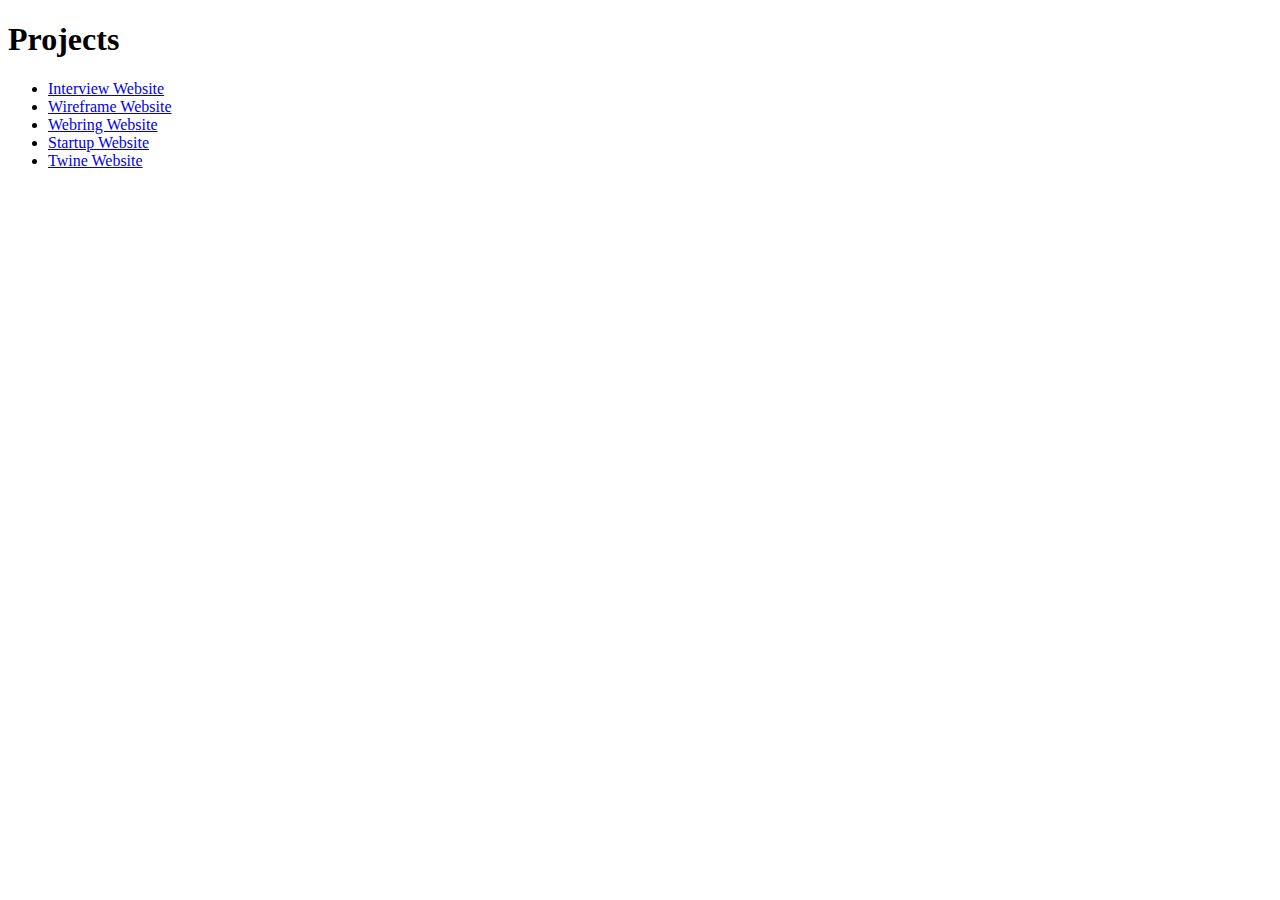
<file: index.html>
<!DOCTYPE html>
<html lang="en">
  <head>
    <meta charset="UTF-8" />
    <meta http-equiv="X-UA-Compatible" content="IE=edge" />
    <meta name="viewport" content="width=device-width, initial-scale=1.0" />
    <link rel="preconnect" href="https://fonts.googleapis.com">
    <link rel="preconnect" href="https://fonts.gstatic.com" crossorigin>
    <link href="https://fonts.googleapis.com/css2?family=Bangers&display=swap" rel="stylesheet">
    <link href="https://fonts.googleapis.com/css2?family=Work+Sans:wght@300&display=swap" rel="stylesheet">
    <link href="https://fonts.googleapis.com/css2?family=Raleway:wght@500&display=swap" rel="stylesheet">
    <title>Design 070</title>
  </head>
  <body>
    <h1>Projects</h1>
    <ul>
      <li><a href="./html/interview.html">Interview Website</a></li>
      <li><a href="./html/wireframe.html">Wireframe Website</a></li>
      <li><a href="./html/webring.html">Webring Website</a></li>
      <li><a href="./html/intro.html">Startup Website</a></li>
      <li><a href="./html/Ghost Hunter.html">Twine Website</a></li>
    </ul>
  </body>
</file>
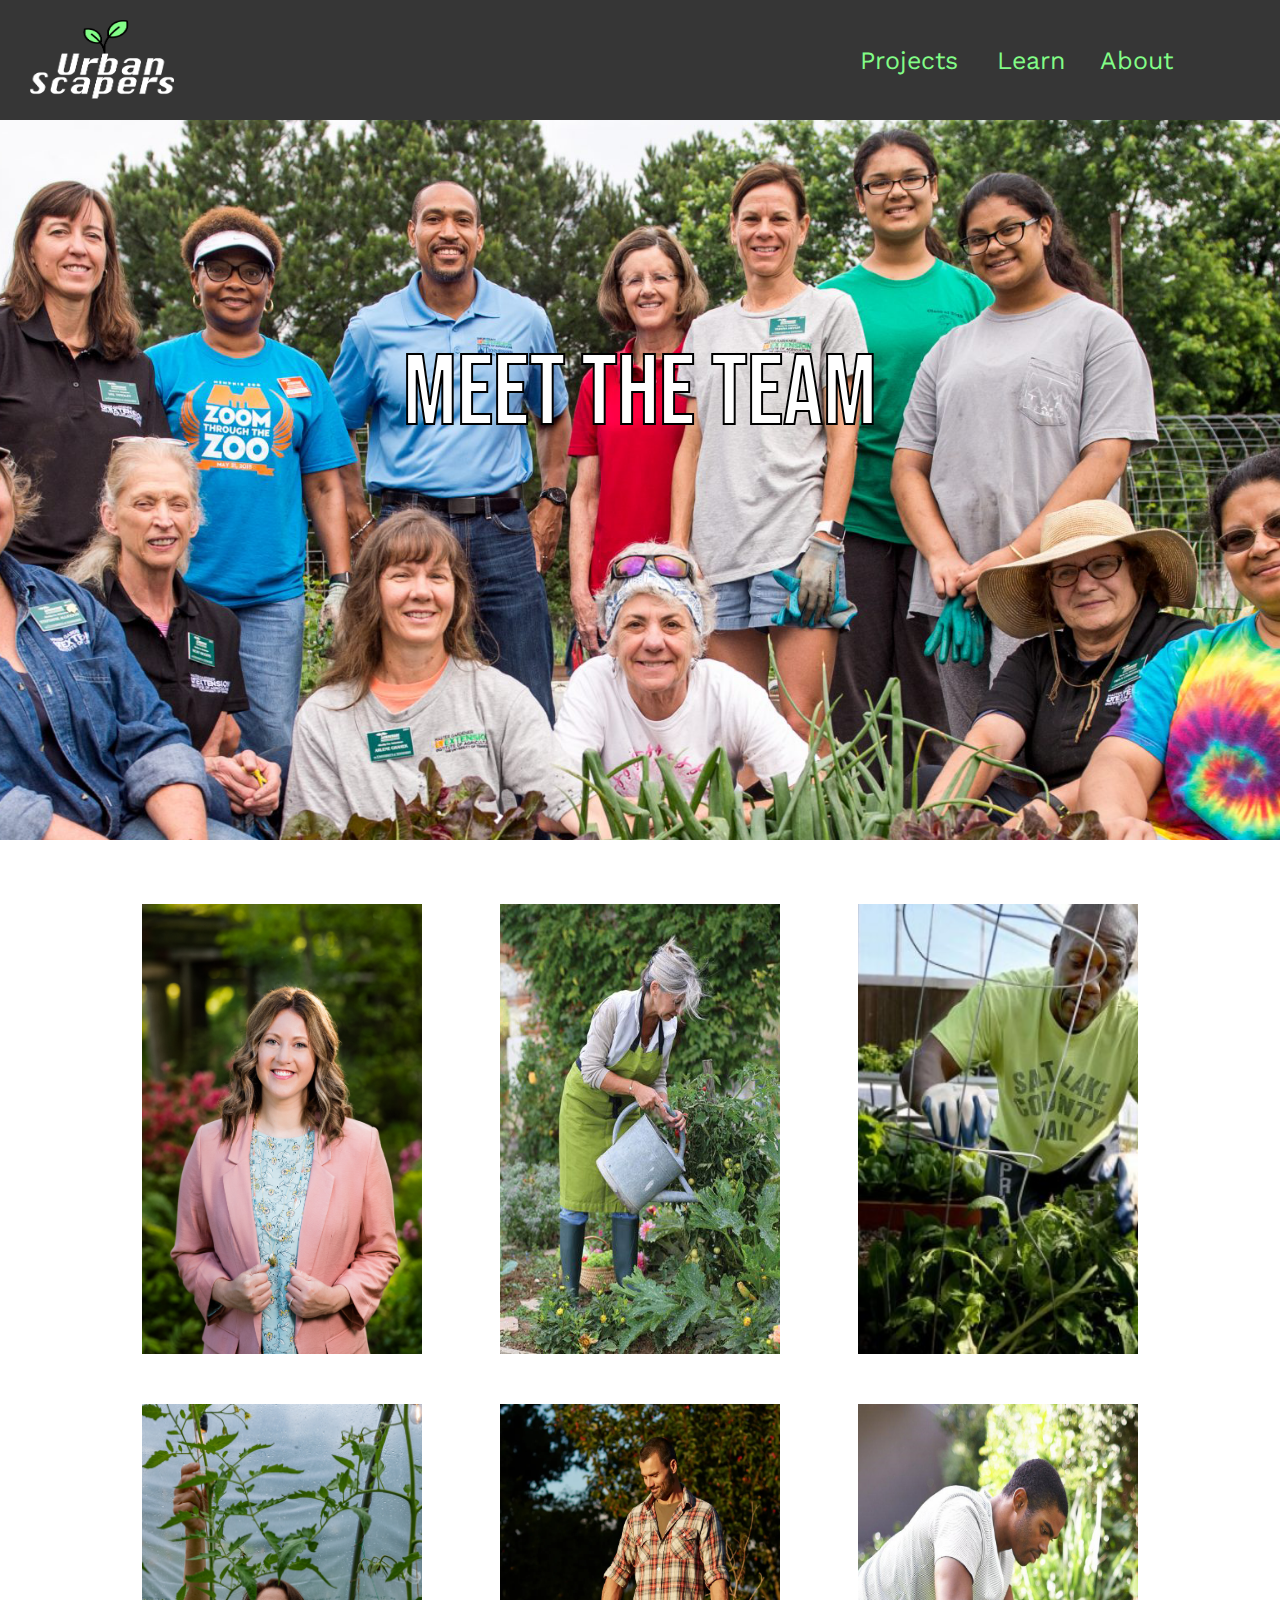
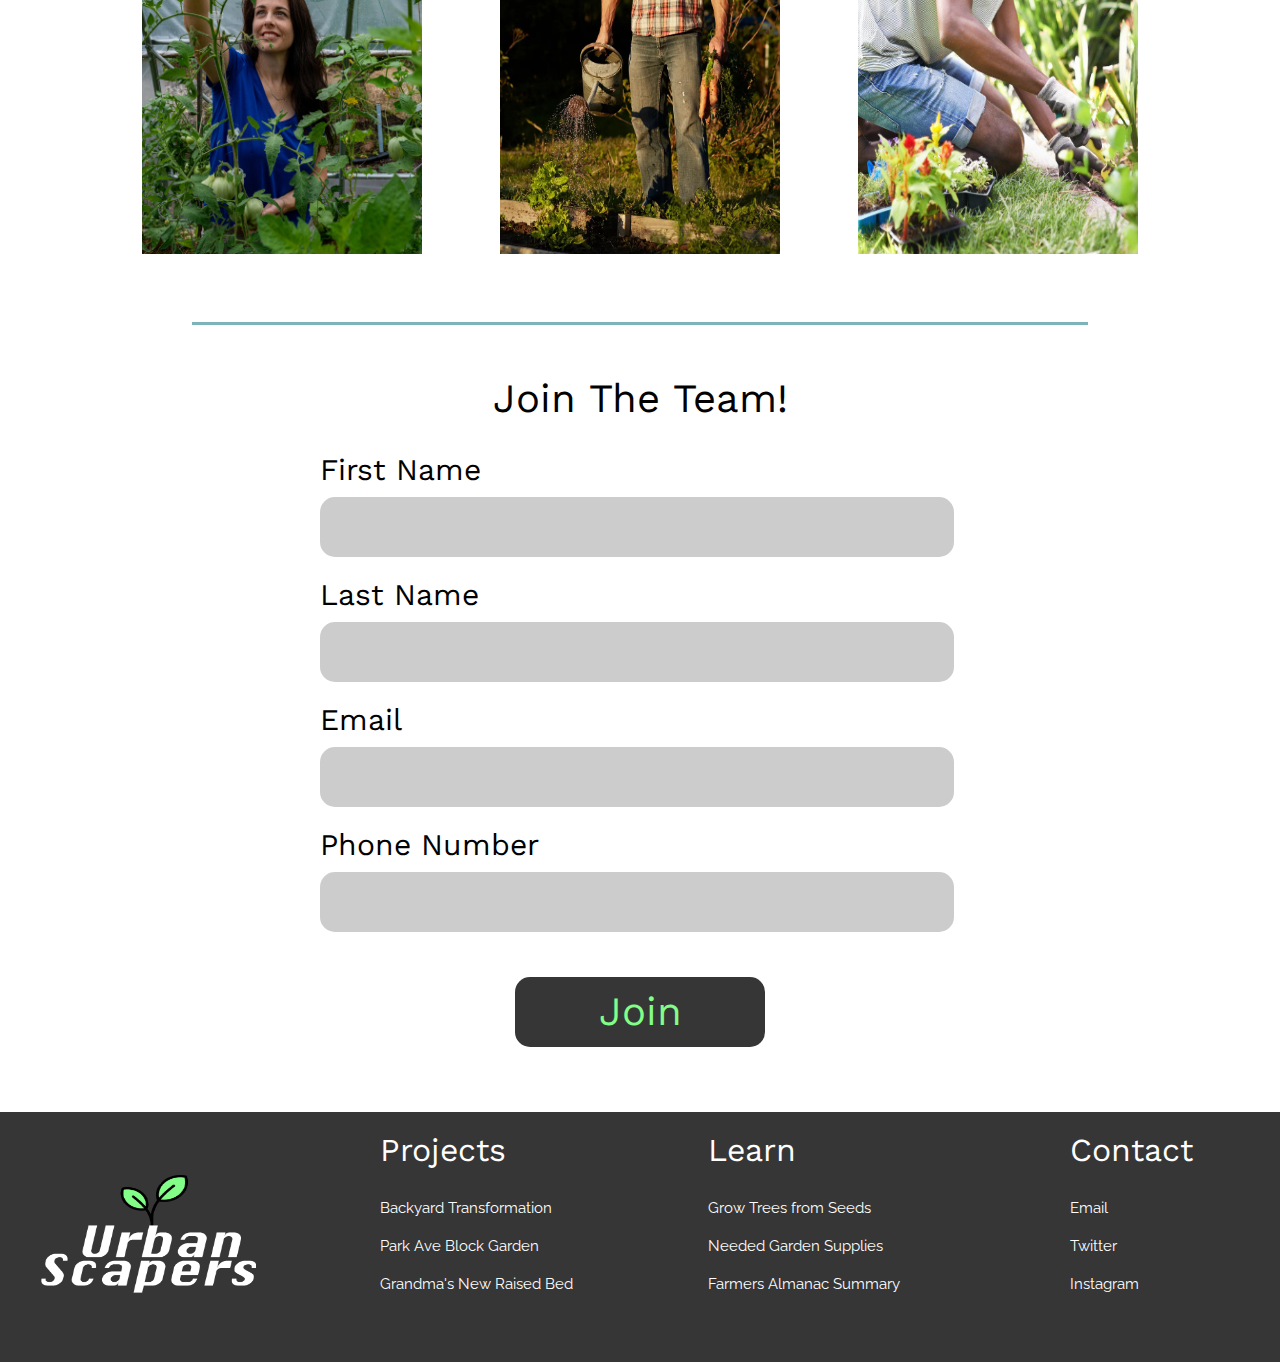
<file: html/about.html>
<!DOCTYPE html>
<html lang="en">
<head>
    <meta charset="UTF-8">
    <meta http-equiv="X-UA-Compatible" content="IE=edge">
    <link rel="stylesheet" href="../css/startup.css">
    <link rel="preconnect" href="https://fonts.googleapis.com">
    <link rel="preconnect" href="https://fonts.gstatic.com" crossorigin>
    <link href="https://fonts.googleapis.com/css2?family=Work+Sans&display=swap" rel="stylesheet">
    <link href="https://fonts.googleapis.com/css2?family=Bebas+Neue&display=swap" rel="stylesheet">
    <link href="https://fonts.googleapis.com/css2?family=Raleway&display=swap" rel="stylesheet">
    <meta name="viewport" content="width=device-width, initial-scale=1.0">
    <link rel="icon" type="image/x-icon" href="../favicon.png">
    <title>Urban 'Scapers</title>
</head>
<body>
    <div class="sticky"></div>
    <nav>
        <a id='logo-link' href="./startup.html"><img src="../images/logo.png" alt="Logo" class="nav-logo"></a>
        <a id='hidden-link' href="./startup.html"><img src="../images/leaf_plain.png" alt="Logo" class="nav-logo-small"></a>
        <sec class="nav-button" id="project-button"><a class="nav-link" href="./projects.html">Projects</a></sec>
        <sec class="nav-button" id="learn-button"><a class="nav-link" href="./learn.html">Learn</a></sec>
        <sec class="nav-button" id="about-button"><a class="nav-link" href="./about.html">About</a></sec>
    </nav>
    <div class="first-section">
        <div class="landing-text">Meet The Team</div>
    </div>
    <div class="team-gallery">
        <div class="card" id="first-card">
            <img class='gardener' src="../images/person1.jpeg" alt="">
            <div class='hover-block' id="info-one">
                <div class="blur"></div>
                <section class="name">Heather</section>
                <section class="bio">
                    Heather is the CEO of Urban Scapers. Heather grew up in the suburbs, but then moved to New 
                    York City. She quickly became homesick, missing the green spaces of home. This led her to 
                    create Urban Scaper. 
                </section>
            </div>
            
        </div>
        <div class="card" id="second-card">
            <img class='gardener' src="../images/gardener2.png" alt="">
            <div class='hover-block' id="info-two">
                <div class="blur"></div>
                <section class="name">Linda</section>
                <section class="bio">
                    Linda initially joined Urban Scapers as a volunteer. Soon she found out that she loved bringing
                    green to the city and decided to join the organization as a full time member. 
                </section>
            </div>
        </div>
        <div class="card" id="third-card">
            <img class='gardener' src="../images/gardener3.png" alt="">
            <div class='hover-block' id="info-three">
                <div class="blur"></div>
                <section class="name">Gary</section>
                <section class="bio">
                    Gary used to work as a farmer. Ever since coming to the city, he was missing the green of the
                    plants. After creating his own garden, he wanted to take on the greater challenge of building
                    and maintaining multiple gardens.
                </section>
            </div>
        </div>
        <div class="card" id="fourth-card">
            <img class='gardener' src="../images/gardener4.png" alt="">
            <div class='hover-block' id="info-four">
                <div class="blur"></div>
                <section class="name">April</section>
                <section class="bio">
                    April spent many of her years volunteering at local food drives. She wanted to find a way to 
                    a variety of fresh produce to them. That's where she found out about Urban Scapers. Every
                    season multitudes of food is donated.
                </section>
            </div>
        </div>
        <div class="card" id="fifth-card">
            <img class='gardener' src="../images/gardener9.png" alt="">
            <div class='hover-block' id="info-five">
                <div class="blur"></div>
                <section class="name">Rob</section>
                <section class="bio">
                    Rob enjoys spending his free time in the many Urban Scapers' community gardens. After winning 
                    the 2 billion dollar Powerball, Rob has decided to spend all of his newly gained free time
                    as a gardener.
                </section>
            </div>
        </div>
        <div class="card" id="sixth-card">
            <img class='gardener' src="../images/gardener8.jpg" alt="">
            <div class='hover-block' id="info-six">
                <div class="blur"></div>
                <section class="name">Paul</section>
                <section class="bio">
                    Paul is Urban Scapers' handy man. He has made countless flowerbeds, assembled many garden borders,
                    and repaired many tools. Without Paul, these community gardens would literally fall apart.
                </section>
            </div>
        </div>
    </div>
    <div id="split"></div>
    <div class="join">Join The Team!</div>
    <form action="">
        <div class="form-container">
            <div class="form-group">
                <div class="label-container">
                    <label for="fname">First Name</label><br>
                </div>
                <input type="text" id="fname" name="fname"><br>
            </div>
            <div class="form-group">
                <div class="label-container">
                    <label for="lname">Last Name</label><br>
                </div>
                <input type="text" id="lname" name="lname"><br>
            </div>
            <div class="form-group">
                <div class="label-container">
                    <label for="email">Email</label><br>
                </div>
                <input type="text" id="email" name="email"><br>
            </div>
            <div class="form-group">
                <div class="label-container">
                    <label for="number">Phone Number</label><br>
                </div>
                <input type="text" id="number" name="number">
            </div>
            <button>Join</button>
        </div>
    </form>
    <footer>
        <div class="logo-container">
            <a href="./startup.html"><img src="../images/logo.png" alt="logo" class="footer-logo"></a>
        </div>
        <div class="col" id="project-footer">
            <div class="container">
                <div class="footer-title">Projects</div>
                <a href="./projects.html" class="footer-link">Backyard Transformation</a>
                <a href="./projects.html" class="footer-link">Park Ave Block Garden</a>
                <a href="./projects.html" class="footer-link">Grandma's New Raised Bed</a>
            </div>
        </div>
        <div class="col" id="learn-footer">
            <div class="container">
                <div class="footer-title">Learn</div>
                <a href="./learn.html" class="footer-link">Grow Trees from Seeds</a>
                <a href="https://www.amazon.com/" class="footer-link" target="_blank">Needed Garden Supplies</a>
                <a href="https://www.farmersalmanac.com/" class="footer-link" target="_blank">Farmers Almanac Summary</a>
            </div>
        </div>
        <div class="col" id="contact-footer">
            <div class="container">
                <div class="footer-title">Contact</div>
                <a class="footer-link" href="mailto: wfm224@lehigh.edu">Email</a>
                <a href="https://twitter.com/" class="footer-link" target="_blank">Twitter</a>
                <a href="https://www.instagram.com/" class="footer-link" target="_blank">Instagram</a>
            </div>
        </div>
    </footer>
    <script src="../javascript/about.js"></script>
</body>
</html>
</file>
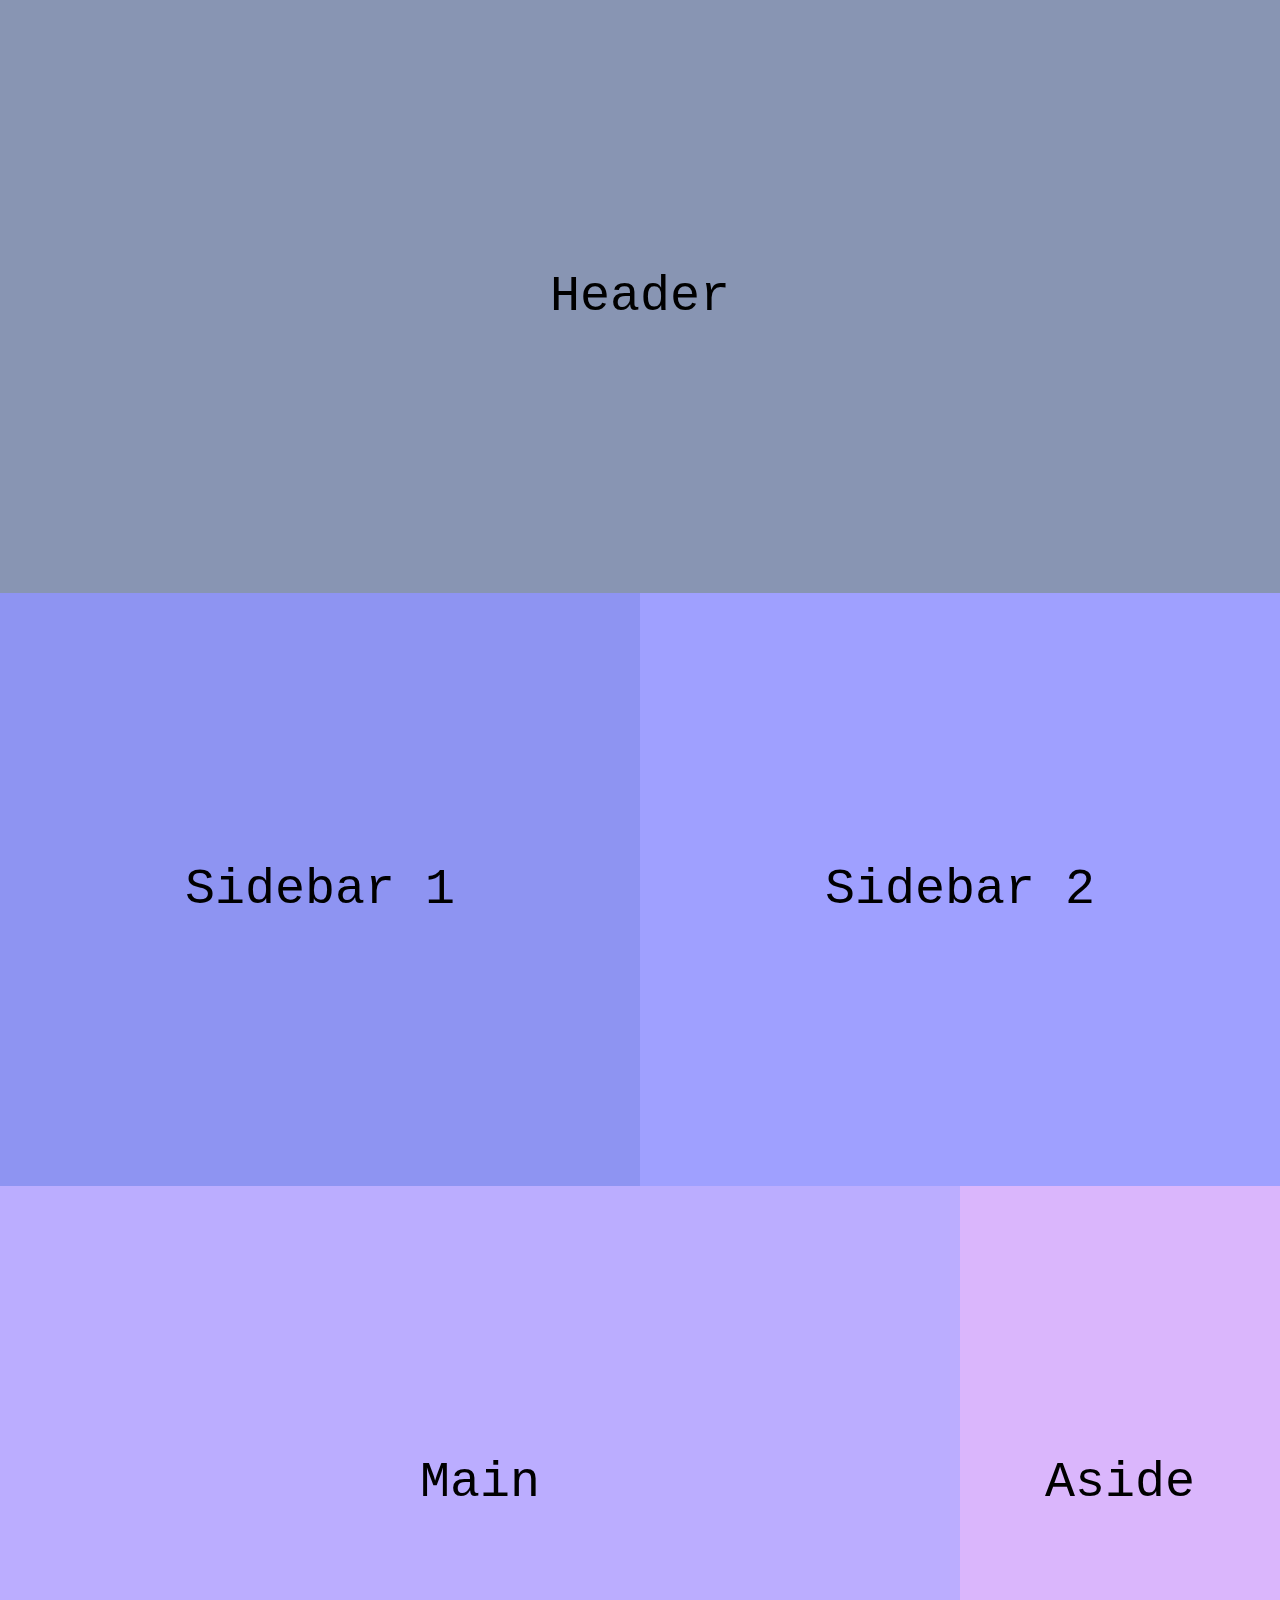
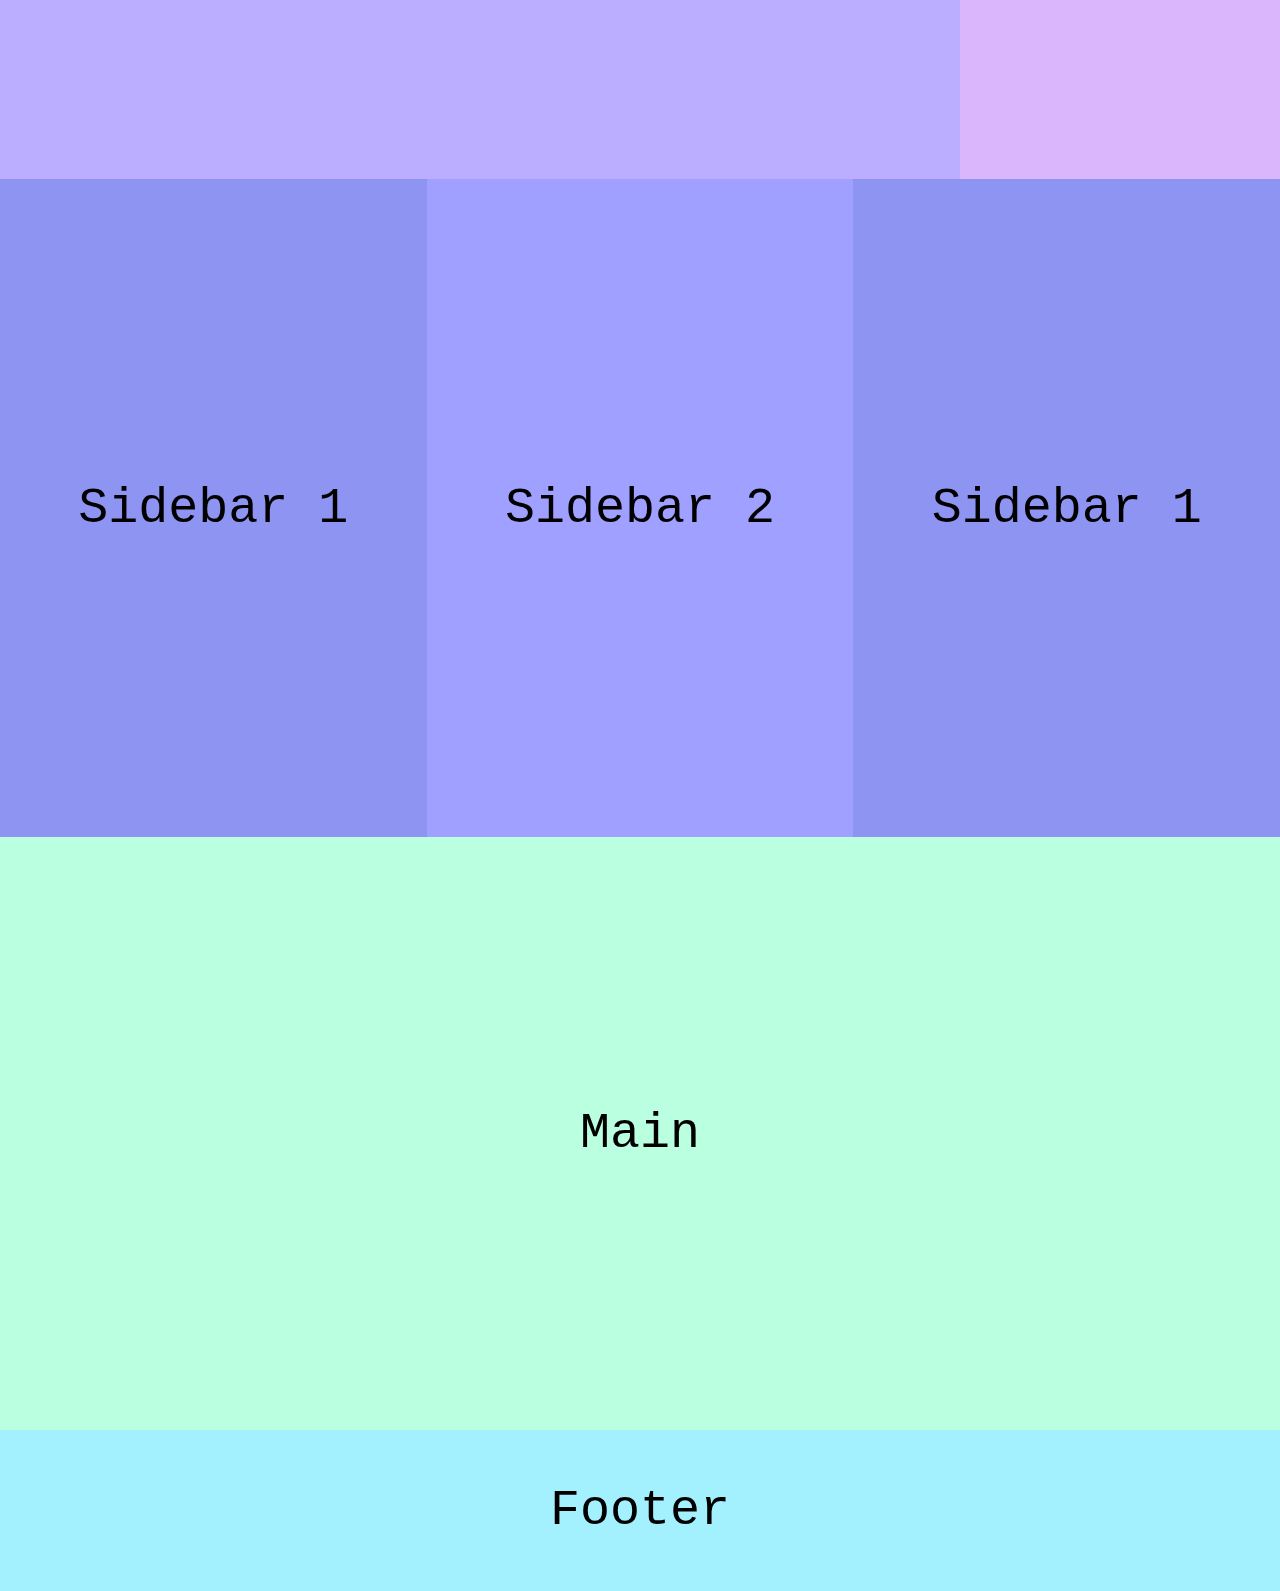
<file: html/easy.html>
<!DOCTYPE html>
<html lang="en">
<head>
    <meta charset="UTF-8">
    <meta http-equiv="X-UA-Compatible" content="IE=edge">
    <meta name="viewport" content="width=device-width, initial-scale=1.0">
    <link rel="stylesheet" href="../css/easy.css">
    <title>Easy Wireframe</title>
</head>
<body>
    <div class="grid-container">
        <div class="grid-item" id="one">Header</div>
        <div class="grid-item" id="two">Sidebar 1</div>
        <div class="grid-item" id="three">Sidebar 2</div>
        <div class="grid-item" id="four">Main</div>
        <div class="grid-item" id="five">Aside</div>
        <div class="grid-item" id="six">Sidebar 1</div>
        <div class="grid-item" id="seven">Sidebar 2</div>
        <div class="grid-item" id="eight">Sidebar 1</div>
        <div class="grid-item" id="nine">Main</div>
        <div class="grid-item" id="ten">Footer</div>
    </div>
</body>
</html>
</file>
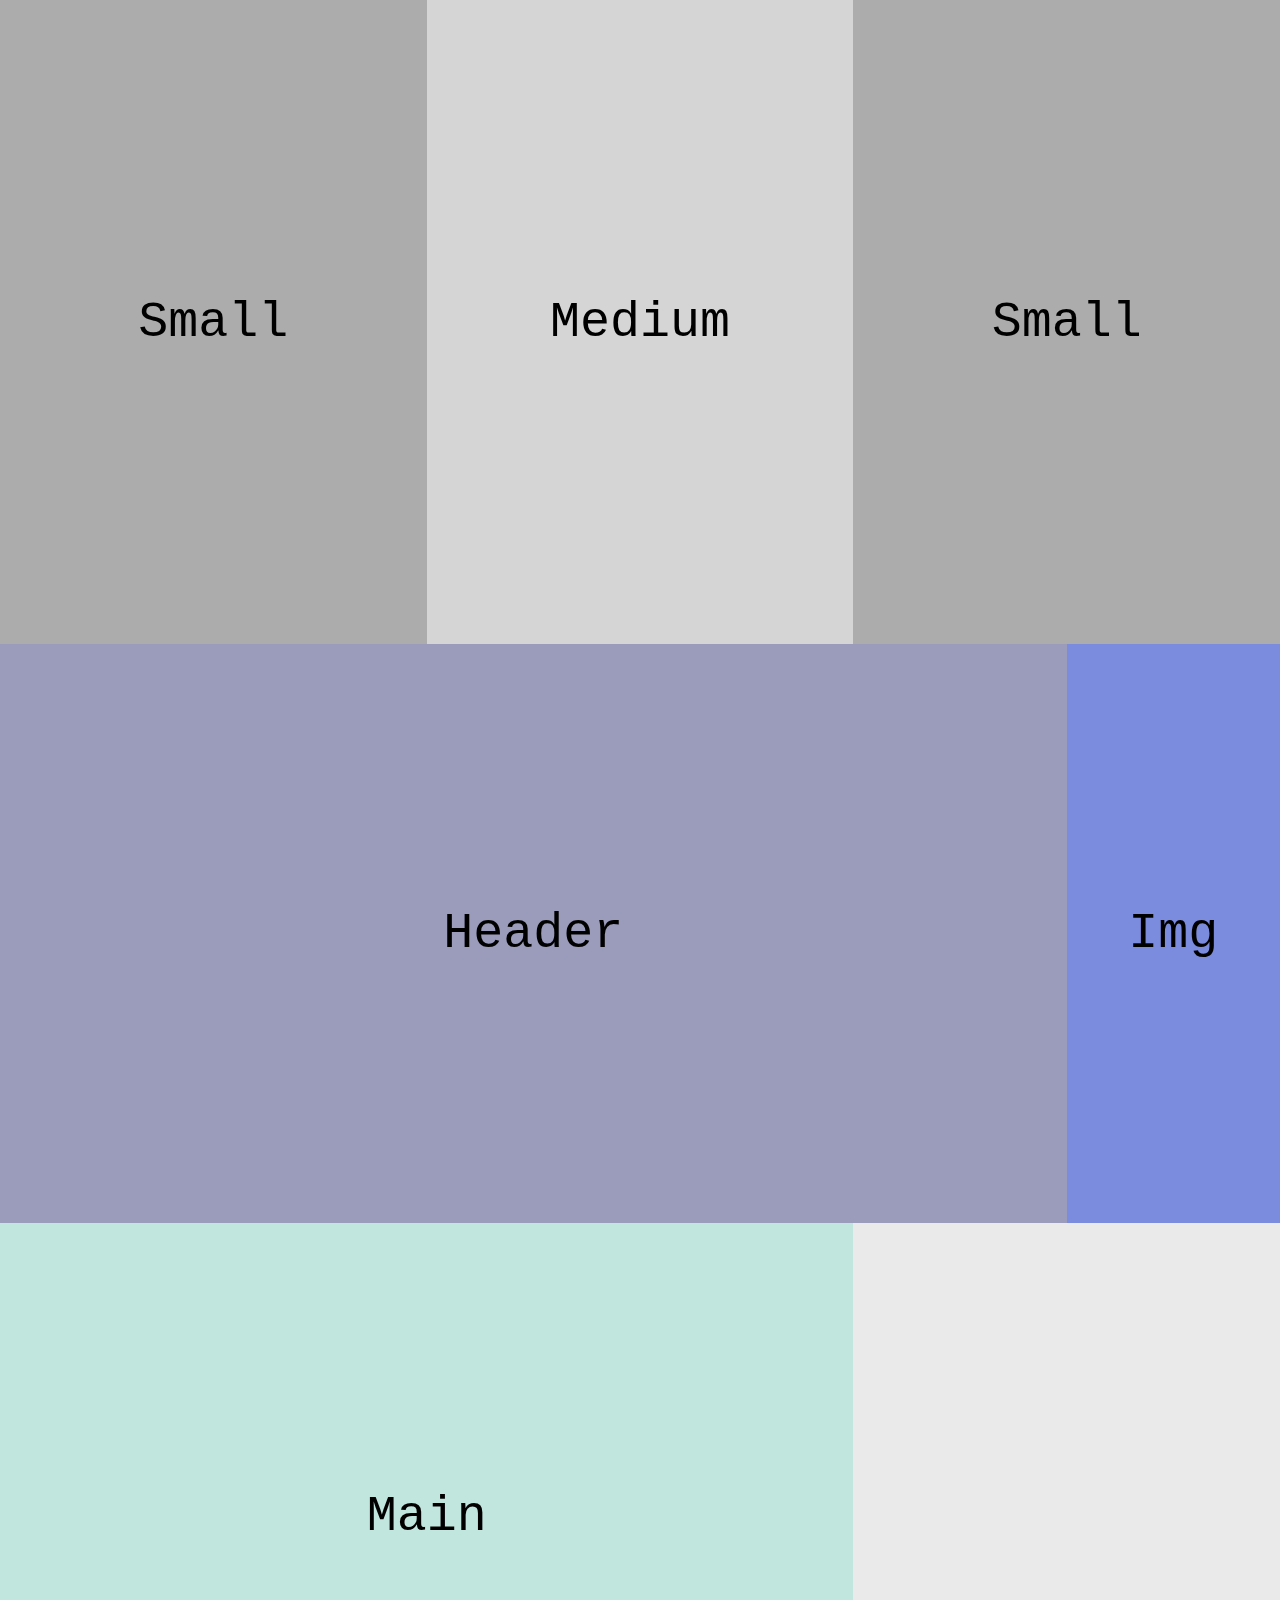
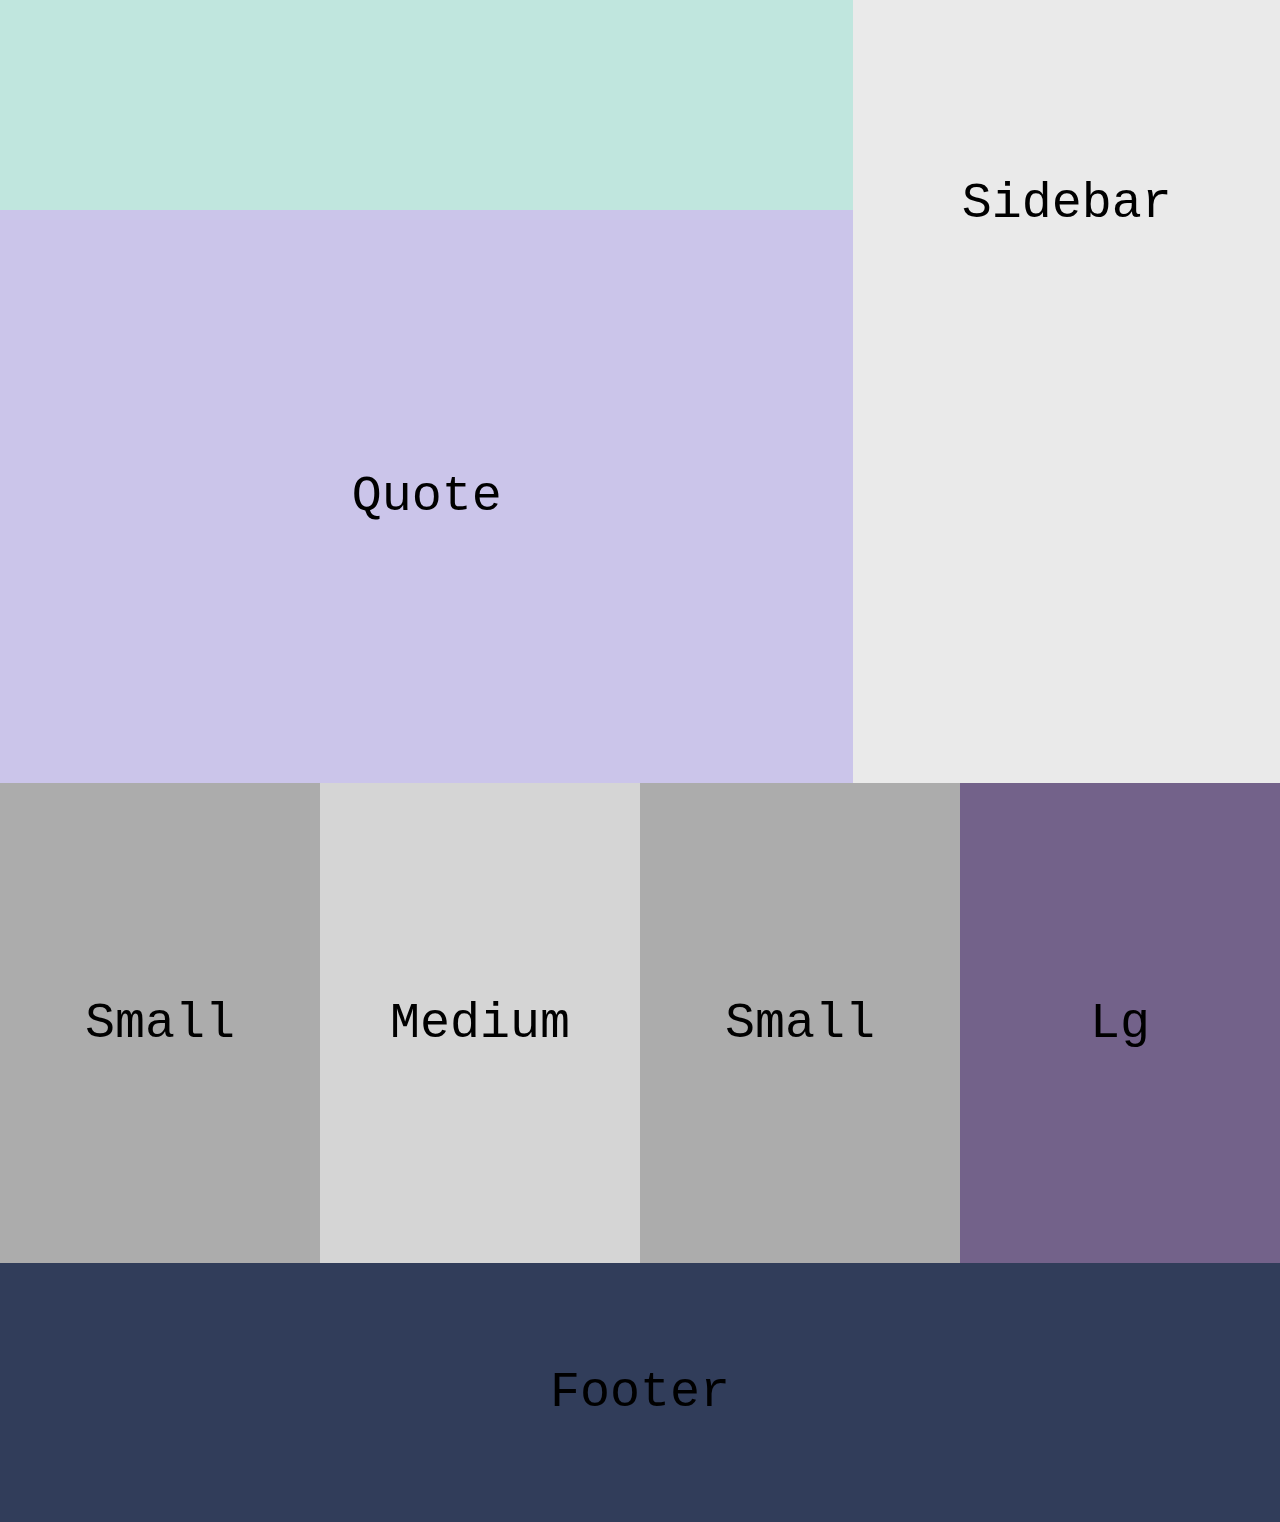
<file: html/hard.html>
<!DOCTYPE html>
<html lang="en">
<head>
    <meta charset="UTF-8">
    <meta http-equiv="X-UA-Compatible" content="IE=edge">
    <meta name="viewport" content="width=device-width, initial-scale=1.0">
    <link rel="stylesheet" href="../css/hard.css">
    <title>Hard Wireframe</title>
</head>
<body>
    <div class="grid-container2">
        <div class="grid-item" id="one2">Small</div>
        <div class="grid-item" id="two2">Medium</div>
        <div class="grid-item" id="three2">Small</div>
        <div class="grid-item" id="four2">Header</div>
        <div class="grid-item" id="five2">Img</div>
        <div class="grid-item" id="six2">Main</div>
        <div class="grid-item" id="seven2">Sidebar</div>
        <div class="grid-item" id="eight2">Quote</div>
        <div class="grid-item" id="nine2">Small</div>
        <div class="grid-item" id="ten2">Medium</div>
        <div class="grid-item" id="eleven2">Small</div>
        <div class="grid-item" id="twelve2">Lg</div>
        <div class="grid-item" id="thirteen2">Footer</div>
    </div>
</body>
</html>
</file>
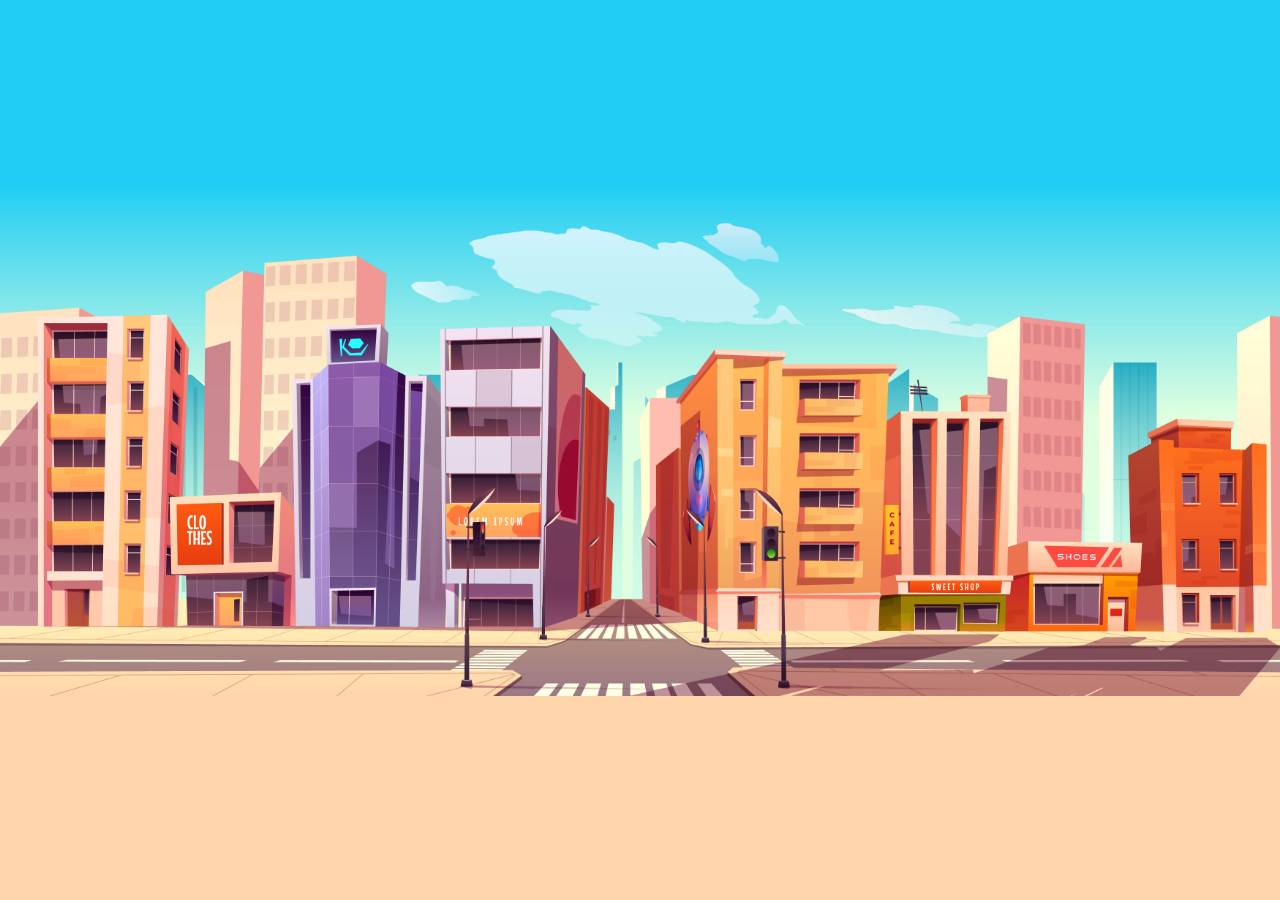
<file: html/intro.html>
<!DOCTYPE html>
<html lang="en">
<head>
    <meta charset="UTF-8">
    <meta http-equiv="X-UA-Compatible" content="IE=edge">
    <meta name="viewport" content="width=device-width, initial-scale=1.0">
    <title>Urban 'Scapers</title>
    <link rel="preconnect" href="https://fonts.googleapis.com">
    <link rel="preconnect" href="https://fonts.gstatic.com" crossorigin>
    <link href="https://fonts.googleapis.com/css2?family=Bangers&display=swap" rel="stylesheet">
    <link rel="stylesheet" href="../css/intro.css">
    <link rel="icon" type="image/x-icon" href="../favicon.png">
</head>
<body>
    <div class="container">
        <div class="top-background"></div>
        <div class="bottom-background"></div>
        <img src="../images/city.jpg" alt="" class="city-background">    
        <div class='fly-text' id="urban-text">Urban</div>
        <div class='fly-text' id="scapers-text">'Scapers</div>
    <script src="../javascript/intro.js"></script>
</body>
</html>
</file>
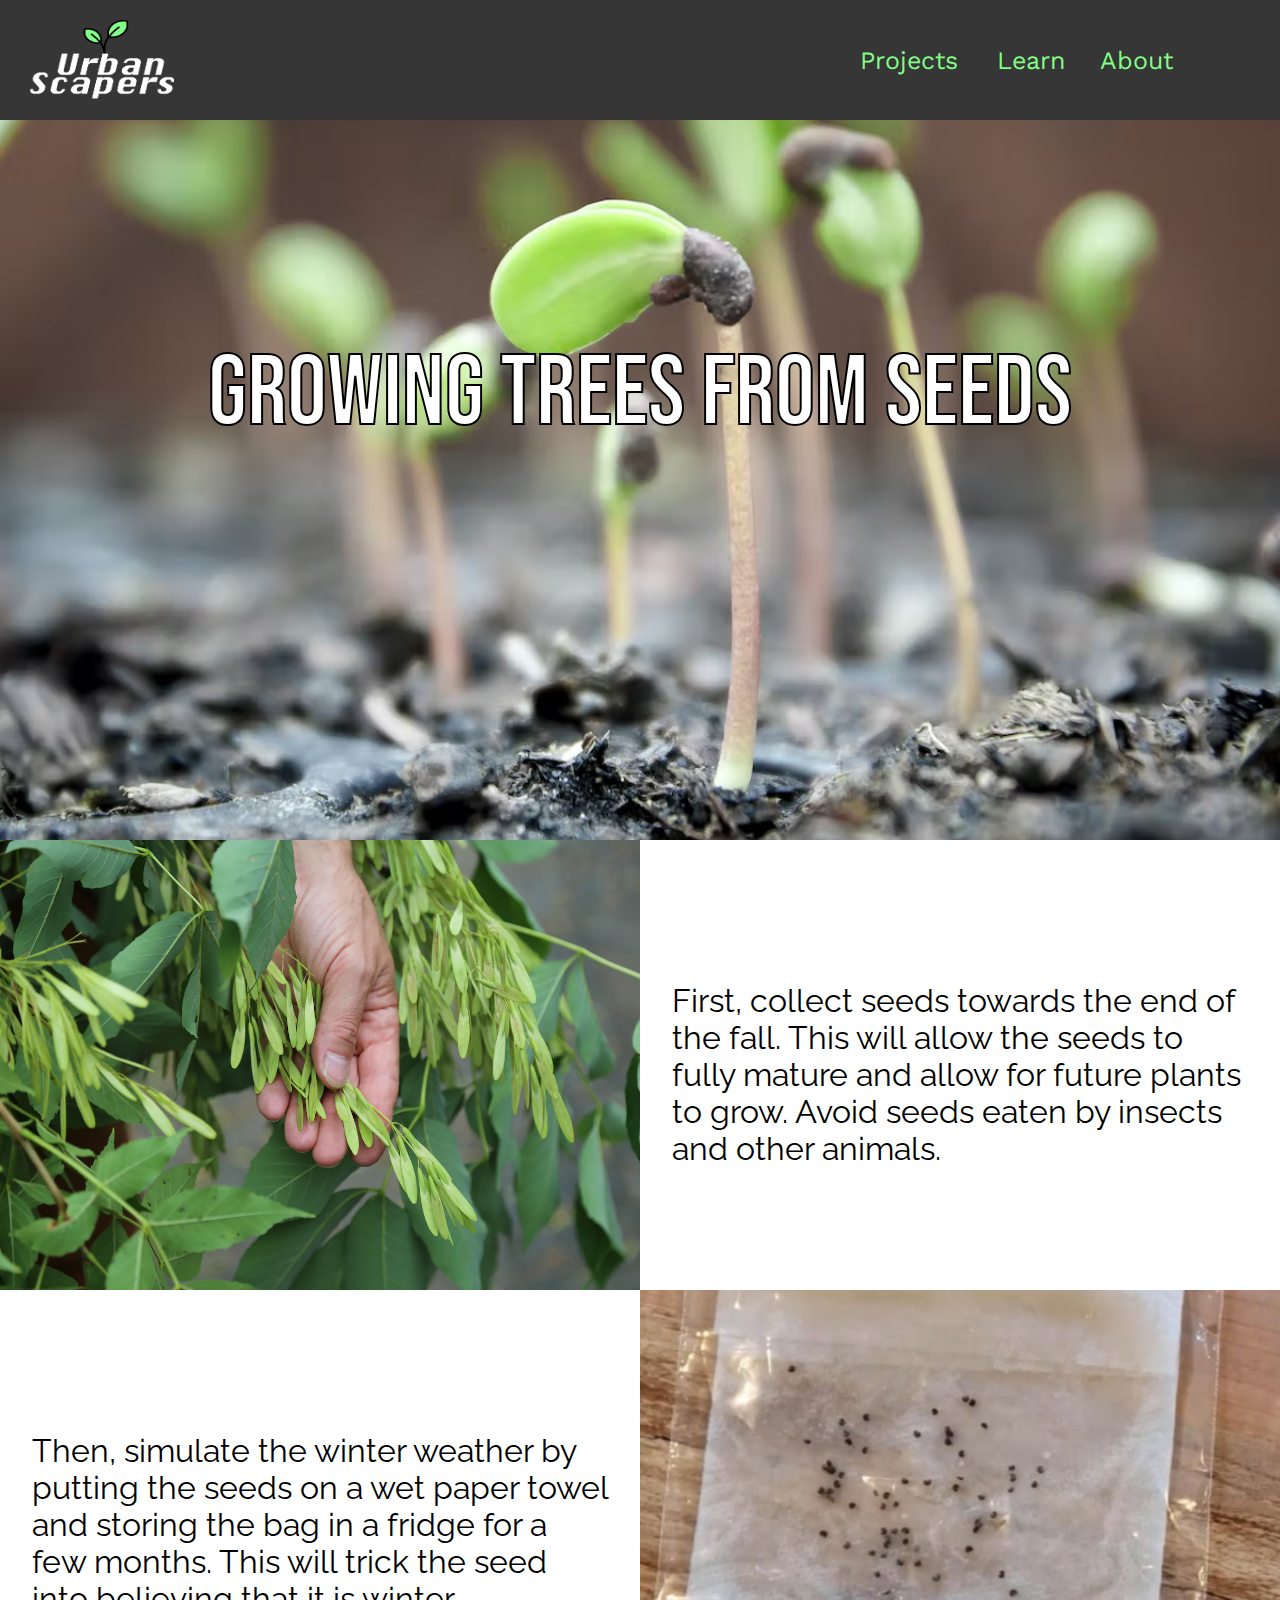
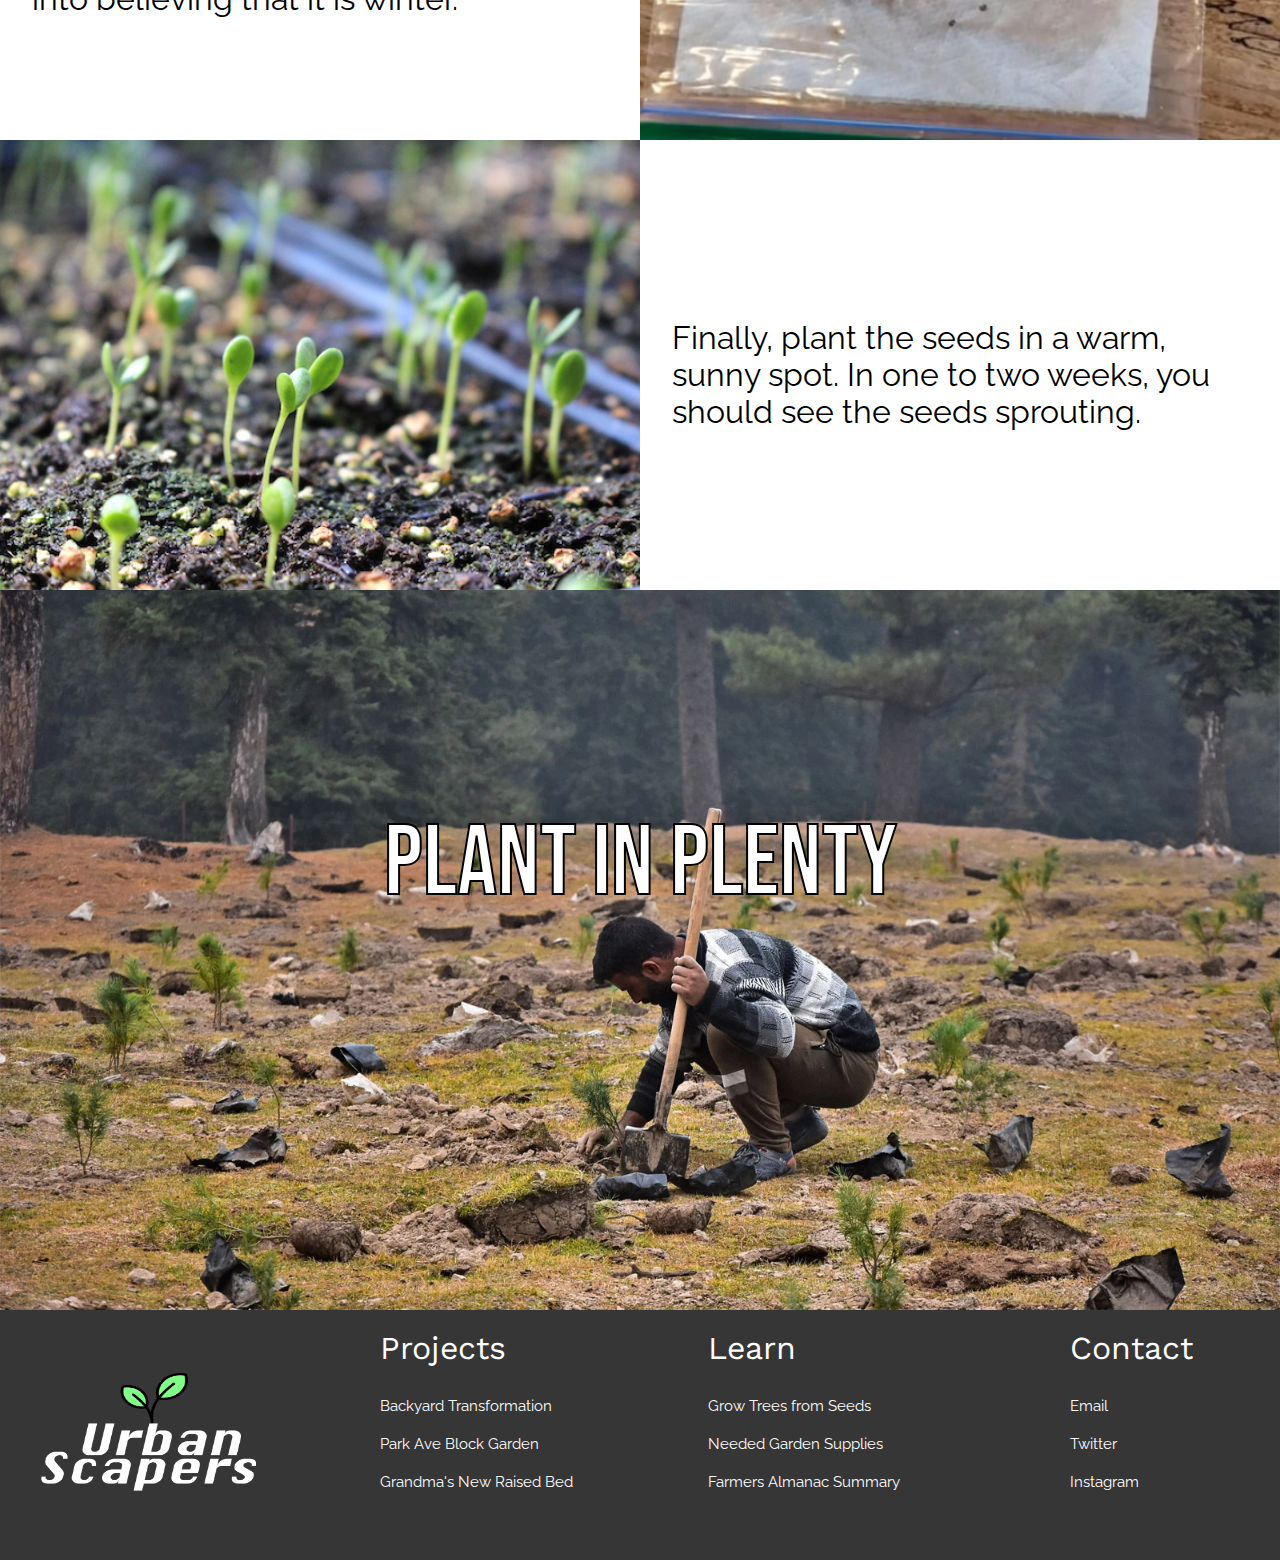
<file: html/learn.html>
<!DOCTYPE html>
<html lang="en">
<head>
    <meta charset="UTF-8">
    <meta http-equiv="X-UA-Compatible" content="IE=edge">
    <link rel="stylesheet" href="../css/startup.css">
    <link rel="preconnect" href="https://fonts.googleapis.com">
    <link rel="preconnect" href="https://fonts.gstatic.com" crossorigin>
    <link href="https://fonts.googleapis.com/css2?family=Work+Sans&display=swap" rel="stylesheet">
    <link href="https://fonts.googleapis.com/css2?family=Bebas+Neue&display=swap" rel="stylesheet">
    <link href="https://fonts.googleapis.com/css2?family=Raleway&display=swap" rel="stylesheet">
    <meta name="viewport" content="width=device-width, initial-scale=1.0">
    <link rel="icon" type="image/x-icon" href="../favicon.png">
    <title>Urban 'Scapers</title>
</head>
<body>
    <nav>
        <a id='logo-link' href="./startup.html"><img src="../images/logo.png" alt="Logo" class="nav-logo"></a>
        <a id='hidden-link' href="./startup.html"><img src="../images/leaf_plain.png" alt="Logo" class="nav-logo-small"></a>
        <sec class="nav-button" id="project-button"><a class="nav-link" href="./projects.html">Projects</a></sec>
        <sec class="nav-button" id="learn-button"><a class="nav-link" href="./learn.html">Learn</a></sec>
        <sec class="nav-button" id="about-button"><a class="nav-link" href="./about.html">About</a></sec>
    </nav>
    <div class="top-section">
        <sec class="landing-text">Growing Trees From Seeds</sec>
    </div>
    <div class="side-by-side">
        <div class="side-img" id="top-image"></div>
            <div class="text-background" id="top-txt-div">
                <p class="side-txt" id="top-txt">
                    First, collect seeds towards the end of the fall. This will allow the seeds to 
                    fully mature and allow for future plants to grow. Avoid seeds eaten by insects and other 
                    animals.
                </p>
            </div>
        <div class="side-img" id="middle-image"></div>
        <div class="text-background" id="middle-txt-div">
            <p class="side-txt" id="middle-txt">
                Then, simulate the winter weather by putting the seeds on a wet paper towel and storing the
                bag in a fridge for a few months. This will trick the seed into believing that it is winter. 
            </p>
        </div>
        <div class="side-img" id="bot-image"></div>
        <div class="text-background" id="bot-txt-div">
            <p class="side-txt" id="bot-txt">
                Finally, plant the seeds in a warm, sunny spot. In one to two weeks, you should see the seeds
                sprouting. 
            </p>
        </div>
    </div>
    <div class="bottom-section">
        <sec class="landing-text">Plant In Plenty</sec>
    </div>
    <footer>
        <div class="logo-container">
            <a href="./startup.html"><img src="../images/logo.png" alt="logo" class="footer-logo"></a>
        </div>
        <div class="col" id="project-footer">
            <div class="container">
                <div class="footer-title">Projects</div>
                <a href="./projects.html" class="footer-link">Backyard Transformation</a>
                <a href="./projects.html" class="footer-link">Park Ave Block Garden</a>
                <a href="./projects.html" class="footer-link">Grandma's New Raised Bed</a>
            </div>
        </div>
        <div class="col" id="learn-footer">
            <div class="container">
                <div class="footer-title">Learn</div>
                <a href="./learn.html" class="footer-link">Grow Trees from Seeds</a>
                <a href="https://www.amazon.com/" class="footer-link" target="_blank">Needed Garden Supplies</a>
                <a href="https://www.farmersalmanac.com/" class="footer-link" target="_blank">Farmers Almanac Summary</a>
            </div>
        </div>
        <div class="col" id="contact-footer">
            <div class="container">
                <div class="footer-title">Contact</div>
                <a class="footer-link" href="mailto: wfm224@lehigh.edu">Email</a>
                <a href="https://twitter.com/" class="footer-link" target="_blank">Twitter</a>
                <a href="https://www.instagram.com/" class="footer-link" target="_blank">Instagram</a>
            </div>
        </div>
    </footer>
    <script src="../javascript/projects.js"></script>
</body>
</html>
</file>
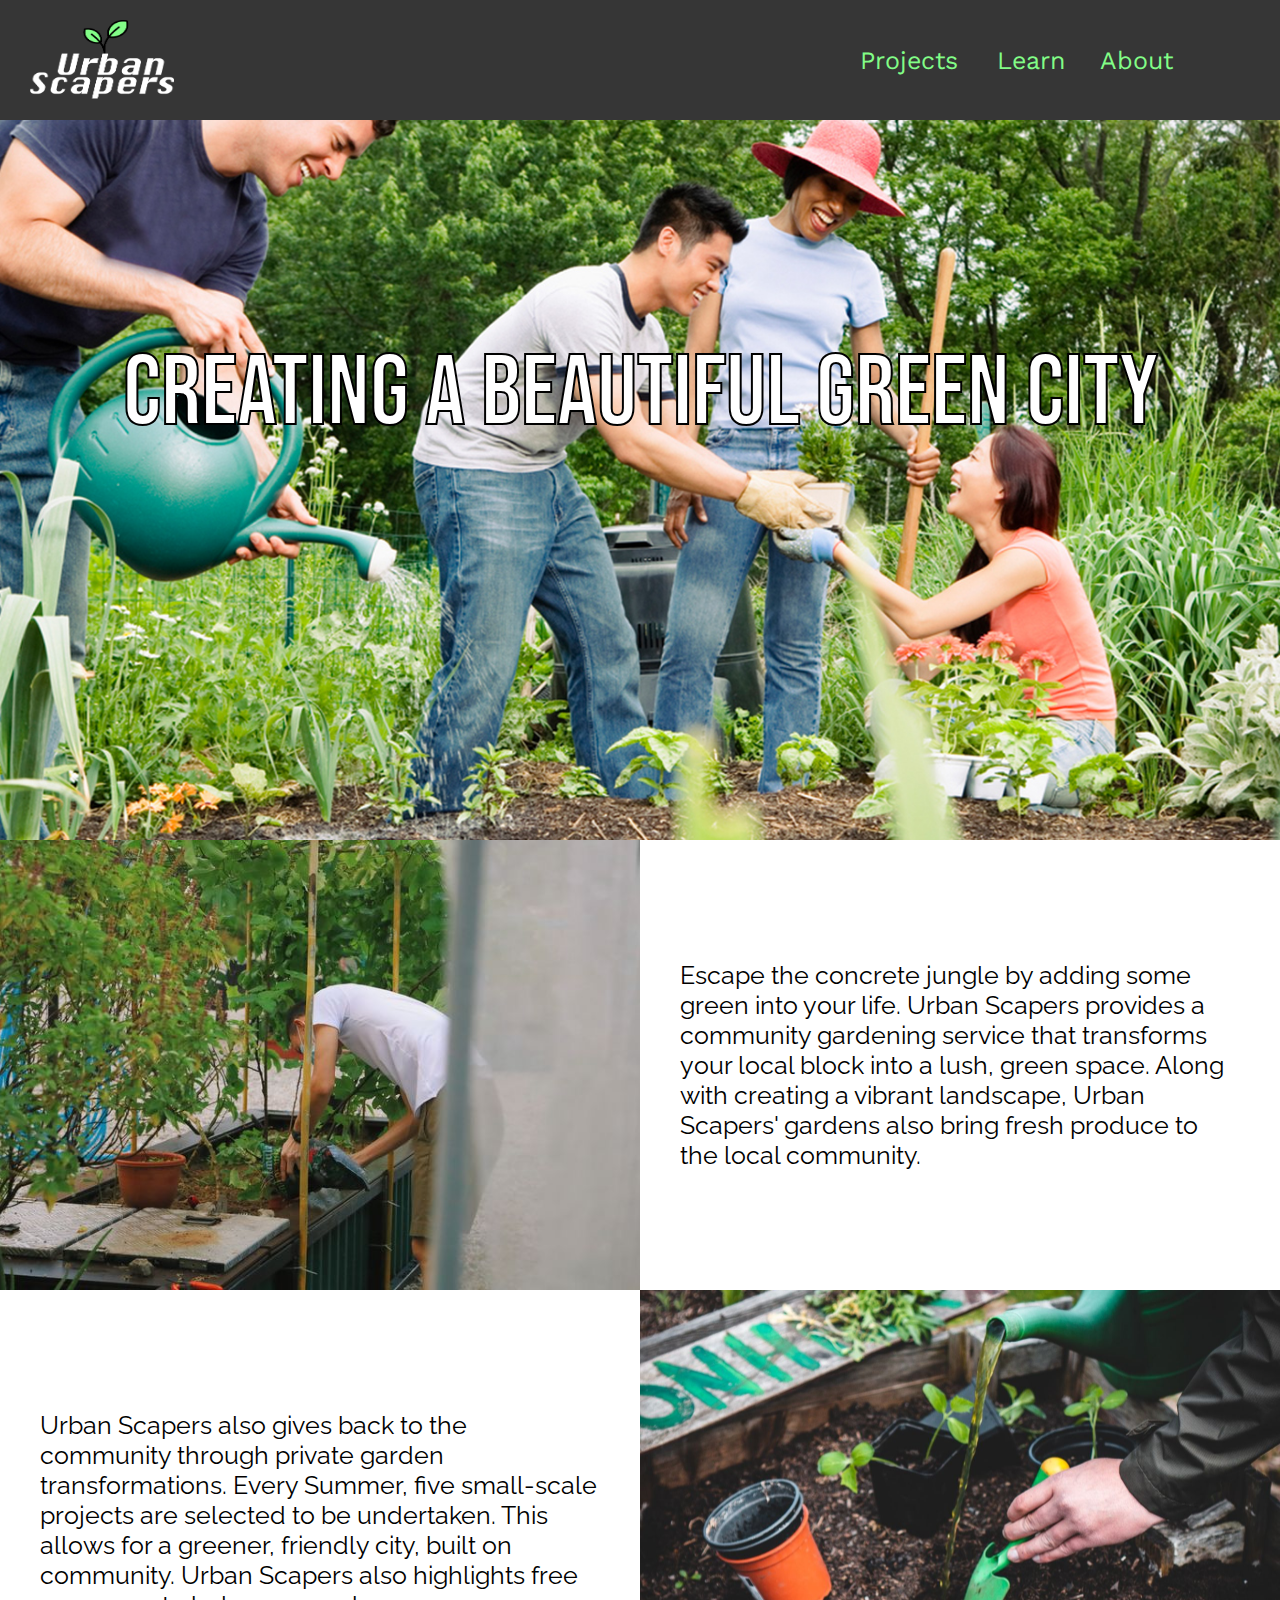
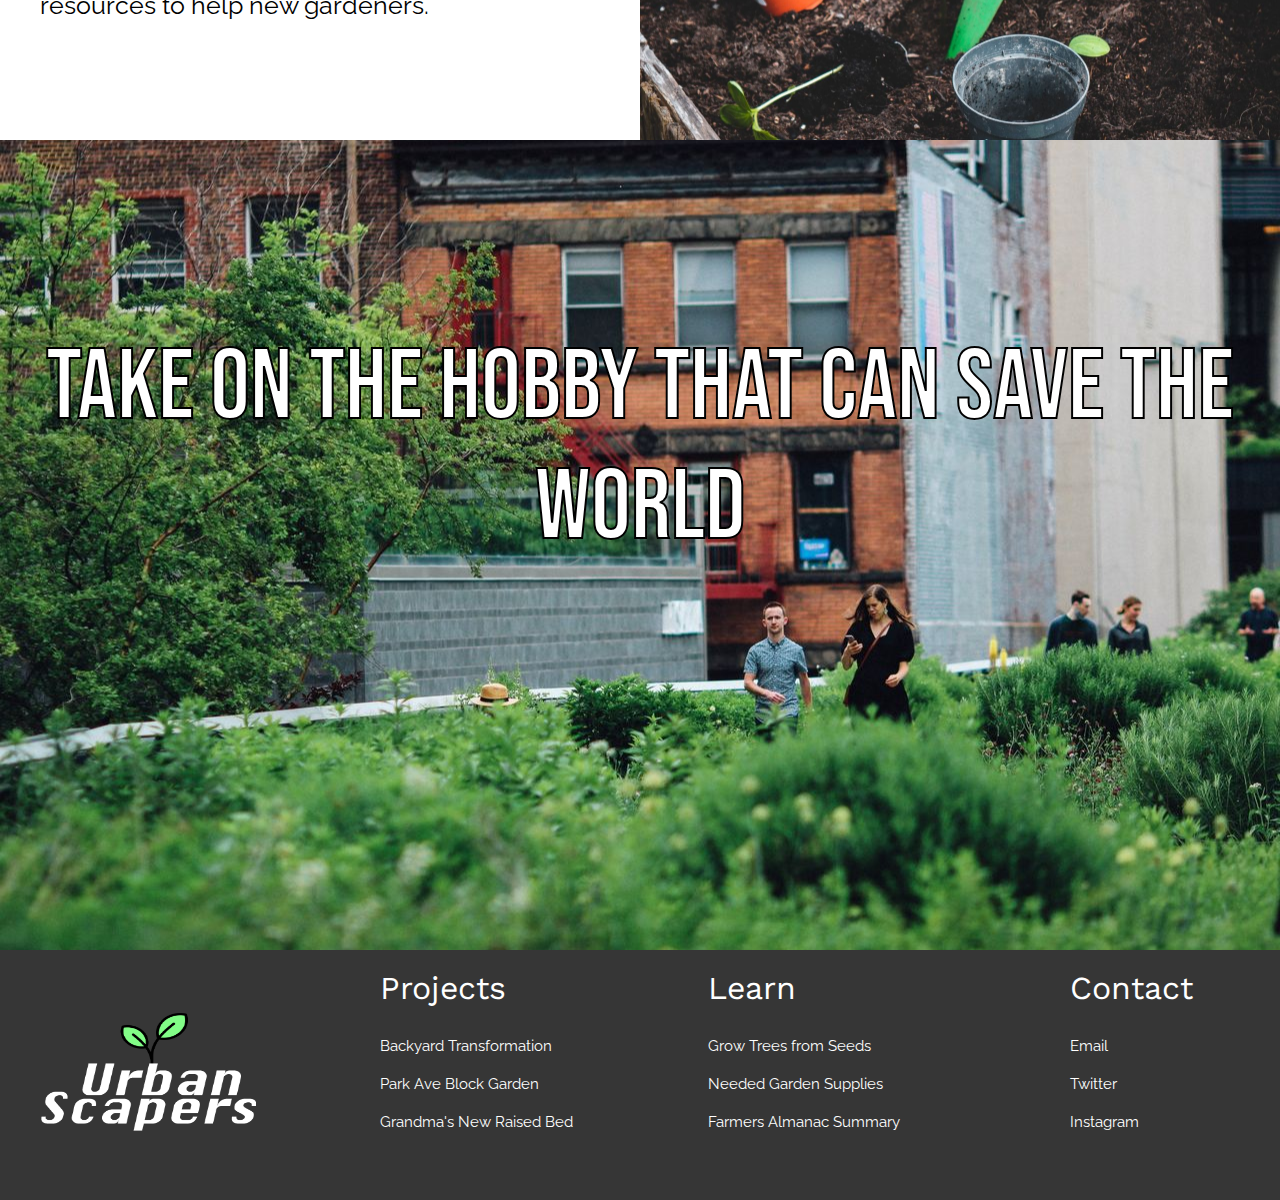
<file: html/startup.html>
<!DOCTYPE html>
<html lang="en">
<head>
    <meta charset="UTF-8">
    <meta http-equiv="X-UA-Compatible" content="IE=edge">
    <link rel="stylesheet" href="../css/startup.css">
    <link rel="preconnect" href="https://fonts.googleapis.com">
    <link rel="preconnect" href="https://fonts.gstatic.com" crossorigin>
    <link href="https://fonts.googleapis.com/css2?family=Work+Sans&display=swap" rel="stylesheet">
    <link href="https://fonts.googleapis.com/css2?family=Bebas+Neue&display=swap" rel="stylesheet">
    <link href="https://fonts.googleapis.com/css2?family=Raleway&display=swap" rel="stylesheet">
    <meta name="viewport" content="width=device-width, initial-scale=1.0">
    <link rel="icon" type="image/x-icon" href="../favicon.png">
    <title>Urban 'Scapers</title>
</head>
<body>
    <nav>
        <a id='logo-link' href="./startup.html"><img src="../images/logo.png" alt="Logo" class="nav-logo"></a>
        <a id='hidden-link' href="./startup.html"><img src="../images/leaf_plain.png" alt="Logo" class="nav-logo-small"></a>
        <sec class="nav-button" id="project-button"><a class="nav-link" href="./projects.html">Projects</a></sec>
        <sec class="nav-button" id="learn-button"><a class="nav-link" href="./learn.html">Learn</a></sec>
        <sec class="nav-button" id="about-button"><a class="nav-link" href="./about.html">About</a></sec>
    </nav>
    <div class="landing-section">
        <sec class="landing-text">Creating a beautiful green city</sec>
    </div>
    <div class="info-text">
        <div class="img-container" id="top-img"></div>
        <section class="text" id="top-text">
            Escape the concrete jungle by adding some green into your life. Urban Scapers provides 
            a community gardening service that transforms your local block into a lush, green space. 
            Along with creating a vibrant landscape, Urban Scapers' gardens also bring fresh produce 
            to the local community.
        </section>
        <div class="img-container" id="bottom-img"></div>
        <section class="text" id="bottom-text">
            Urban Scapers also gives back to the community through private garden transformations. 
            Every Summer, five small-scale projects are selected to be undertaken. This allows for a 
            greener, friendly city, built on community. Urban Scapers also highlights free resources
            to help new gardeners.
        </section>
    </div>
    <div class="end-section">
        <sec class="landing-text">Take On The Hobby That Can Save The World</sec>
    </div>
    <footer>
        <div class="logo-container">
            <a href="./startup.html"><img src="../images/logo.png" alt="logo" class="footer-logo"></a>
        </div>
        <div class="col" id="project-footer">
            <div class="container">
                <div class="footer-title">Projects</div>
                <a href="./projects.html" class="footer-link">Backyard Transformation</a>
                <a href="./projects.html" class="footer-link">Park Ave Block Garden</a>
                <a href="./projects.html" class="footer-link">Grandma's New Raised Bed</a>
            </div>
        </div>
        <div class="col" id="learn-footer">
            <div class="container">
                <div class="footer-title">Learn</div>
                <a href="./learn.html" class="footer-link">Grow Trees from Seeds</a>
                <a href="https://www.amazon.com/" class="footer-link" target="_blank">Needed Garden Supplies</a>
                <a href="https://www.farmersalmanac.com/" class="footer-link" target="_blank">Farmers Almanac Summary</a>
            </div>
        </div>
        <div class="col" id="contact-footer">
            <div class="container">
                <div class="footer-title">Contact</div>
                <a class="footer-link" href="mailto: wfm224@lehigh.edu">Email</a>
                <a href="https://twitter.com/" class="footer-link" target="_blank">Twitter</a>
                <a href="https://www.instagram.com/" class="footer-link" target="_blank">Instagram</a>
            </div>
        </div>
    </footer>
</body>
</html>
</file>
<file: css/startup.css>
* {
    margin: 0;
    padding: 0;
}

/**------------------------------------------------------------------------------------------------------------------------------**/
/**------------------------------------------------------------MAIN-START----------------------------------------------------------**/
/**------------------------------------------------------------------------------------------------------------------------------**/

/**------------------------------------------------------------NAVBAR-START----------------------------------------------------------**/
nav {
    width: 100%;
    height: 120px;
    background-color: #363636;
    display: grid;
    grid-template-columns: repeat(12, 1fr);
    grid-template-rows: 1fr;
}

#logo-link {
    grid-area: 1 / 1 / 2 / 3;
    width: 100%;
    height: 100%;
    display: flex;
    justify-content: left;
    align-items: center;
}

.nav-logo {
    width: 144px;
    height: 80px;
    padding: 10px 10px 10px 30px;
}

.nav-logo-small {
    display: none;
}

#hidden-link {
    display: none;
}

.nav-button {
    display: flex;
    justify-content: right;
    align-items: center;
    font-size: 25px;
    font-family: 'Work Sans', sans-serif;
}

.nav-link {
    color: #82FD87;
    text-decoration: none;
}   

#project-button {
    grid-area: 1 / 9 / 2 / 10;
}

#learn-button {
    grid-area: 1 / 10 / 2 / 11;
}

#about-button {
    grid-area: 1 / 11 / 2 / 12;
}

@media only screen and (max-width: 1300px) {
    nav {
        column-gap: 15px;
    }
}

@media only screen and (max-width: 610px) {
    .nav-logo {
        display: none;
    }
    .nav-logo-small {
        display: block;
        width: 144px;
        height: 80px;
        padding: 10px 10px 10px 30px;
    }
    #hidden-link {
        display: block;
        grid-area: 1 / 1 / 2 / 3;
        width: 100%;
        height: 100%;
        display: flex;
        justify-content: left;
        align-items: center;
    }
    nav {
        column-gap: 20px;
    }

    .nav-button {
        font-size: 20px;
    }
    #project-button {
        grid-area: 1 / 7 / 2 / 8;
    }

    #learn-button {
        grid-area: 1 / 8 / 2 / 9;
    }

    #about-button {
        grid-area: 1 / 9 / 2 / 10;
    }
}
@media only screen and (max-width: 480px) {
    .nav-logo {
        width: 140px;
        height: 80px;
        padding: 15px 5px 5px 15px;
    }
    .nav-button {
        font-size: 18px;
    }
}
/**------------------------------------------------------------NAVBAR-END----------------------------------------------------------**/



/**------------------------------------------------------------LANDING-START----------------------------------------------------------**/

.landing-section {
    width: 100%;
    height: 80vh;
    display: flex;
    align-items: center;
    justify-content: center;
    background: url("../images/community_gardens.jpg") no-repeat center;
    background-size: cover;
}

.landing-text {
    color: white;
    font-size: 100px;
    font-family: 'Bebas Neue', cursive;
    position: relative;
    top: -12%;
    -webkit-text-stroke: 2px black;
    padding: 40px;
    text-align: center;
}

@media only screen and (max-width: 830px) {
    .landing-text {
        font-size: 50px;
    }
}

@media only screen and (max-width: 600px) {
    .landing-text {
        padding: 40px;
        text-align: center;
    }
    .landing-section {
        height: 50vh;
    }
}
/**------------------------------------------------------------LANDING-END----------------------------------------------------------**/



/**------------------------------------------------------------INTRO-START----------------------------------------------------------**/

.info-text {
    width: 100%;
    height: 100vh;
    display: grid;
    grid-template-columns: 1fr 1fr;
    grid-template-rows: 1fr 1fr;
}

.text {
    display: flex;
    align-items: center;
    justify-content: center;
    font-family: 'Raleway', sans-serif;
    font-size: 25px;
}

#top-img {
    background: url("../images/top-image.jpeg") no-repeat center;
    background-size: cover;
    grid-area: 1 / 1 / 2 / 2;
}

#split-box {
    display: flex;
    justify-self: center;
    grid-area: 2 / 1 / 3 / 3;
    height:0px;
    width: 70%;
    border-top: #7CB4B8 3px solid;
    margin-top: 3.8px;
}

#top-text {
    grid-area: 1 / 2 / 2 / 3;
    padding: 40px;
}

#bottom-img {
    background: url("../images/botImg.jpeg") no-repeat center;
    background-size: cover;
    grid-area: 2 / 2 / 3 / 3;
}

#bottom-text {
    grid-area: 2 / 1 / 3 / 2;
    padding: 40px;
}

@media only screen and (max-width: 1260px) {
    .text {
        font-size: 25px;
    }
}
@media only screen and (max-width: 1030px) {
    .text {
        font-size: 22px;
    }
}
@media only screen and (max-width: 830px) {
    .text {
        font-size: 20px;
    }
}
@media only screen and (max-width: 760px) {
    .info-text {
        width: 100%;
        height: fit-content;
        display: grid;
        grid-template-columns: 1fr;
        grid-template-rows: 400px 70vh 400px 70vh;
    }

    .text {
        display: flex;
        align-items: center;
        justify-content: center;
        font-family: 'Raleway', sans-serif;
        font-size: 22px;
        max-width: 100%;
        background-color: whitesmoke;
    }

    #top-img {
        grid-area: 2 / 1 / 3 / 2;
    }

    #split-box {
        display: none;
    }

    #top-text {
        grid-area: 1 / 1 / 2 / 2;
        padding: 20px 80px;
    }

    #bottom-img {
        grid-area: 4 / 1 / 5 / 2;
    }

    #bottom-text {
        grid-area: 3 / 1 / 4 / 2;
        margin: 0px;
        padding-right: 80px;
        padding-left: 80px;
    }
}

@media only screen and (max-width: 650px) {
    .info-text {
        grid-template-rows: 400px 60vh 400px 60vh;
    }
}

@media only screen and (max-width: 600px) {
    #bottom-text {
        padding-right: 40px;
        padding-left: 40px;
    }
    #top-text {
        padding-right: 40px;
        padding-left: 40px;
    }
    .text {
        font-size: 20px;
    }
}

@media only screen and (max-width: 450px) {
    .info-text {
        grid-template-rows: 300px 60vh 300px 60vh;
    }
}

/**------------------------------------------------------------INTRO-END----------------------------------------------------------**/


/**------------------------------------------------------------ENDPHOTO-START----------------------------------------------------------**/

.end-section {
    width: 100%;
    height: 90vh;
    display: flex;
    align-items: center;
    justify-content: center;
    background: url("../images/mainImg.jpeg") no-repeat center;
    background-size: cover;
    text-align: center;
}

@media only screen and (max-width: 600px) {
    .end-section {
        height: 50vh;
    }
}

/**------------------------------------------------------------ENDPHOTO-END----------------------------------------------------------**/


/**------------------------------------------------------------FOOTER-START----------------------------------------------------------**/

footer {
    display: grid;
    background-color: #363636;
    height: 250px;
    width: 100%;
    grid-template-columns: repeat(12, 1fr);
    grid-template-rows: 100%;
    column-gap: 30px;
}

.logo-container {
    grid-area: 1 / 1 / 2 / 4;
    width: 100%;
    height: 100%;
    display: flex;
    justify-content: center;
    align-items: center;
}

.footer-logo {
    width: 310px;
    height: 170px;
    padding: 30px;
}

.footer-title {
    position: relative;
    top: -30px;
    font-family: 'Work Sans';
    font-size: 32px;
    color: white;
}

.footer-link {
    font-family: 'Raleway';
    color: white;
    font-size: 15px;
    text-decoration: none;
    display: block;
    padding-bottom: 20px;
}

.col {
    display: flex;
    justify-content: center;
    align-items: center;
}

#project-footer {
    grid-area: 1 / 4 / 2 / 7;
}

#learn-footer {
    grid-area: 1 / 7 / 2 / 10;
}

#contact-footer {
    grid-area: 1 / 10 / 2 / 13;
}

@media only screen and (max-width: 1300px) {
    .footer-logo {
        width: 215px;
        height: 120px;
        padding: 30px;
    }
}

@media only screen and (max-width: 950px) {
    .footer-link {
        font-size: 13px;
    }
    .footer-logo {
        width: 180px;
        height: 100px;
        padding: 30px;
    }
}

@media only screen and (max-width: 760px) {
    footer {
        display: grid;
        background-color: #363636;
        height: 400px;
        width: 100%;
        grid-template-columns: repeat(2, 1fr);
        grid-template-rows: repeat(2, 1fr);
        column-gap: 30px;
    }

    .logo-container {
        grid-area: 1 / 1 / 2 / 2;
    }

    .footer-logo {
        width: 180px;
        height: 100px;
        padding: 30px;
    }

    .footer-link {
        font-family: 'Raleway';
        color: white;
        font-size: 13px;
        text-decoration: none;
        display: block;
        padding-bottom: 15px;
    }

    .footer-title {
        position: relative;
        top: -15px;
    }

    #project-footer {
        grid-area: 1 / 2 / 2 / 3;
    }

    #learn-footer {
        grid-area: 2 / 1 / 3 / 2;
    }

    #contact-footer {
        grid-area: 2 / 2 / 3 / 3;
    }
}

@media only screen and (max-width: 450px) {
    footer {
        column-gap: 0px;
    }
}

.footer-link:hover {
    color: #82FD87;
}


/**------------------------------------------------------------FOOTER-END----------------------------------------------------------**/


/**------------------------------------------------------------------------------------------------------------------------------**/
/**------------------------------------------------------------MAIN-END----------------------------------------------------------**/
/**------------------------------------------------------------------------------------------------------------------------------**/


/**------------------------------------------------------------------------------------------------------------------------------**/
/**------------------------------------------------------------PROJECTS-START----------------------------------------------------**/
/**------------------------------------------------------------------------------------------------------------------------------**/

/**------------------------------------------------------------SLIDE-START------------------------------------------------------**/
.photo-slider {
    height: 80vh;
    overflow: hidden;
}

.slide-image {
    position: relative;
    width: 100%;
    height: 100%;
}

@keyframes leftSlideOut {
    100% {
        left: -100%;
    }
}
@keyframes leftSlideIn {
    100% {
        left: 0;
    }
}
@keyframes rightSlideOut {
    100% {
        left: 100%;
    }
}
@keyframes rightSlideIn {
    100% {
        left: 0;
    }
}

@keyframes delete {
    100% {
        display: none;
    }
}

#start {
    background: url("../images/start-garden2.png") no-repeat center;
    background-size: cover;
    left: 0;
    top: 0;
}

#middle {
    background: url("../images/mid-garden2.png") no-repeat center;
    background-size: cover;
}

#end {
    background: url("../images/garden-final2.png") no-repeat center;
    background-size: cover;
}

.green-circle {
    height: 15px;
    width: 15px;
    margin: 0px 5px 60px 5px;
    background: url("../images/green-circle.png") no-repeat center;
    background-size: cover;
}

.white-circle {
    height: 15px;
    width: 15px;
    margin: 0px 5px 60px 5px;
    background: url("../images/white-circle.png") no-repeat center;
    background-size: cover;
}

.circle-container {
    height: 100%;
    width: 100%;
    position: relative;
    display: flex;
    align-items: flex-end;
    justify-content: center;
    transform: translateY(-100%);
    z-index: 2;
}

.subject {
    font-size: 40px;
    text-align: center;
    font-family: 'Work Sans';
}

#backyard {
    padding-top: 20px;
    background-color: ghostwhite;
}

.info-paragraph {
    padding: 60px 10%;
    font-size: 32px;
    font-family: 'Raleway';
    margin-bottom: 10px;
    background-color: ghostwhite;
}

#split {
    display: flex;
    justify-self: center;
    height: 0px;
    width: 70%;
    margin: 0px 15% 0px 15%;
    border-top: #7CB4B8 3px solid;
    margin-top: 3.8px;
}

#harvest {
    margin: 50px 0px;
}

@media only screen and (min-width: 1700px) {
    .info-paragraph {
        padding-left: 20%;
        padding-right: 20%;
    }
}

@media only screen and (max-width: 650px) {
    .info-paragraph {
        font-size: 25px;
    }
    .photo-slider {
        height: 50vh;
    }
    .subject {
        font-size: 32px;
    }
}

@media only screen and (max-width: 450px) {
    .info-paragraph {
        font-size: 20px;
    }
    .subject {
        font-size: 25px;
    }
}

/**------------------------------------------------------------SLIDE-END------------------------------------------------------**/


/**------------------------------------------------------------GALLERY-START------------------------------------------------------**/

.gallery-container {
    width: 80%;
    height: 60vh;
    padding: 0px 10% 50px 10%;
    display: grid;
    grid-template-columns: repeat(12, 1fr);
    grid-template-rows: repeat(2, 1fr);
    row-gap: 10px;
    column-gap: 10px;
    margin-bottom: 30px;
    font-family: 'Raleway';
}

#pumpkin {
    grid-area: 1 / 1 / 3 / 5;
    background: url("../images/garden-pumkin.png") center no-repeat;
    background-size: cover;
}
#plant {
    grid-area: 1 / 5 / 2 / 9;
    background: url("../images/garden-plant.png") center no-repeat;
    background-size: cover;
}
#bean {
    grid-area: 2 / 5 / 3 / 9;
    background: url("../images/garden-beans.webp") center no-repeat;
    background-size: cover;
}
#pea {
    grid-area: 1 / 9 / 3 / 13;
    background: url("../images/garden-peas.jpeg") center no-repeat;
    background-size: cover;
}

@media only screen and (max-width: 1200px) {
    .gallery-container {
        height: 50vh;
    }
}

@media only screen and (max-width: 900px) {
    .harvest-image {
        margin: 10% 5%;
        width: 90%;
        height: 600px;
    }
    .gallery-container {
        display: block;
        height: auto;
    }
}


/**------------------------------------------------------------GALLERY-END------------------------------------------------------**/


/**------------------------------------------------------------------------------------------------------------------------------**/
/**------------------------------------------------------------PROJECTS-END----------------------------------------------------**/
/**------------------------------------------------------------------------------------------------------------------------------**/



/**------------------------------------------------------------------------------------------------------------------------------**/
/**------------------------------------------------------------LEARN-START----------------------------------------------------**/
/**------------------------------------------------------------------------------------------------------------------------------**/

/**------------------------------------------------------------TOP-START------------------------------------------------------**/
.top-section {
    width: 100%;
    height: 80vh;
    display: flex;
    align-items: center;
    justify-content: center;
    background: url("../images/learn-landing.png") no-repeat center;
    background-size: cover;
}
/**------------------------------------------------------------TOP-END------------------------------------------------------**/

/**------------------------------------------------------------SIDE-START------------------------------------------------------**/
.side-by-side {
    display: grid;
    grid-template-columns: 1fr 1fr;
    grid-template-rows: 1fr 1fr 1fr;
    width: 100%;
    height: 150vh;
}

.side-img {
    width: 100%;
    height: 100%;
}

.side-txt {
    display: flex;
    justify-self: center;
    align-items: center;
    justify-content: center;
    font-family: 'Raleway', sans-serif;
    font-size: 32px;
    padding: 5%;
    width: 90%;
    height: 90%;
}

#top-image {
    background: url("../images/tree-seeds.webp") no-repeat center;
    background-size: cover;
    grid-area: 1 / 1 / 2 / 2;
}

#top-txt {
    grid-area: 1 / 2 / 2 / 3;
}

#middle-image {
    background: url("../images/stratification.png") no-repeat center;
    background-size: cover;
    grid-area: 2 / 2 / 3 / 3;
}

#middle-txt {
    grid-area: 2 / 1 / 3 / 2;
}

#bot-txt {
    grid-area: 3 / 2 / 4 / 3;
}

#bot-image {
    background: url("../images/germination.jpeg") no-repeat center;
    background-size: cover;
    grid-area: 3 / 1 / 4 / 2;
}

@media only screen and (max-width: 850px) {
    .side-txt {
        font-size: 25px;
    }
}

@media only screen and (max-width: 650px) {
    .side-txt {
        color: white;
        width: 90%;
        height: 90%;
        padding: 5%;
    }
    .text-background {
        background-color: rgba(1, 1, 1, .5);
    }
    .side-by-side {
        grid-template-columns: 1fr;
        grid-template-rows: 1fr 1fr 1fr;
    }
    #top-image {
        grid-area: 1 / 1 / 2 / 2;
    }

    #top-txt-div {
        grid-area: 1 / 1 / 2 / 2;
    }
    #middle-image {
        grid-area: 2 / 1 / 3 / 2;
    }

    #middle-txt-div {
        grid-area: 2 / 1 / 3 / 2;
    }

    #bot-txt-div {
        grid-area: 3 / 1 / 4 / 2;
    }

    #bot-image {
        grid-area: 3 / 1 / 4 / 2;
    }
}
/**------------------------------------------------------------SIDE-END------------------------------------------------------**/

/**------------------------------------------------------------BOTTOM-START------------------------------------------------------**/
.bottom-section {
    width: 100%;
    height: 80vh;
    display: flex;
    align-items: center;
    justify-content: center;
    background: url("../images/planting-tree.webp") no-repeat center;
    background-size: cover;
}
/**------------------------------------------------------------BOTTOM-END------------------------------------------------------**/

/**------------------------------------------------------------------------------------------------------------------------------**/
/**------------------------------------------------------------LEARN-END----------------------------------------------------**/
/**------------------------------------------------------------------------------------------------------------------------------**/



/**------------------------------------------------------------------------------------------------------------------------------**/
/**------------------------------------------------------------ABOUT-START----------------------------------------------------**/
/**------------------------------------------------------------------------------------------------------------------------------**/

/**------------------------------------------------------------TOP-START------------------------------------------------------**/
.first-section {
    background: url("../images/gardeners.png") center no-repeat;
    background-size: cover;
    display: flex;
    align-items: center;
    justify-content: center;
    height: 80vh;
    width: 100%; 
}

.gardeners-text {
    font-size: 100px;
    font-family: 'Bebas Neue', cursive;
    position: relative;
    top: -17%;
    -webkit-text-stroke: 2px black;
    text-align: center;
}

.sticky {
    position: sticky;
    top: 10px;
    background-color: #82FD87;
    color: black;
    width: 300px;
    height: 150px;
    left: 50%;
    transform: translateX(-50%);
    z-index: 3;
    font-size: 40px;
    display: none;
}

@media only screen and (max-width: 1200px) {
    .first-section {
        height: 60vh;
    }
}
@media only screen and (max-width: 900px) {
    .first-section {
        height: 50vh;
    }
}

@media only screen and (max-width: 830px) {
    .first-section {
        height: 40vh;
    }
}
/**------------------------------------------------------------TOP-END------------------------------------------------------**/

/**------------------------------------------------------------TEAM-START------------------------------------------------------**/
.team-gallery {
    display: grid;
    width: 80%;
    margin: 0;
    height: fit-content;
    grid-template-columns: repeat(3, 1fr);
    grid-template-rows: repeat(2, 600px);
    row-gap: 50px;
    column-gap: 50px;
    padding: 5% 10%;
}

.card {
    display: flexbox;
    justify-self: center;
    vertical-align: middle;
    justify-content: center;
    align-items: center;
    position: relative;
    width: 370px;
    height: 600px;
}

.gardener {
    position: absolute;
    width: 100%;
    height: 100%;
}

.name {
    font-size: 35px;
    color: white;
    position: absolute;
    top: 130px;
    left: 50%;
    transform: translateX(-50%);
    text-align: center;
    z-index: 3;
    font-family: 'Work Sans';
}

.bio {
    font-size: 20px;
    color: white;
    position: absolute;
    padding: 10%;
    top: 300px;
    z-index: 3;
    font-family: 'Raleway';
}

.blur {
    position: absolute;
    width: 100%;
    height: 100%;
    background-color: rgba(1, 1, 1, .4);
    z-index: 2;
}

.hover-block {
    display: none;
    width: 100%;
    height: 100%;
}

#first-card {
    grid-area: 1 / 1 / 2 / 2;
}
#second-card {
    grid-area: 1 / 2 / 2 / 3;
}
#third-card {
    grid-area: 1 / 3 / 2 / 4;
}
#fourth-card {
    grid-area: 2 / 1 / 3 / 2;
}
#fifth-card {
    grid-area: 2 / 2 / 3 / 3;
}
#sixth-card {
    grid-area: 2 / 3 / 3 / 4;
}

@media only screen and (max-width: 1500px) {
    .team-gallery {
        grid-template-rows: repeat(2, 500px);
    }
    .card {
        width: 310px;
        height: 500px;
    }
    .name {
        top: 120px;
    }

    .bio {
        top: 200px;
    }
}

@media only screen and (max-width: 1300px) {
    .team-gallery {
        grid-template-rows: repeat(2, 450px);
    }
    .card {
        width: 280px;
        height: 450px;
    }
    .name {
        top: 90px;
        font-size: 28px;
    }

    .bio {
        top: 170px;
        font-size: 18px;
    }
}

@media only screen and (max-width: 1200px) {
    .team-gallery {
        grid-template-columns: repeat(2, 1fr);
        grid-template-rows: repeat(3, 600px);
    }
    .card {
        width: 370px;
        height: 600px;
    }
    .name {
        top: 130px;;
    }

    .bio {
        top: 300px;
    }
    #first-card {
        grid-area: 1 / 1 / 2 / 2;
    }

    #second-card {
        grid-area: 1 / 2 / 2 / 3;
    }

    #third-card {
        grid-area: 2 / 1 / 3 / 2;
    }

    #fourth-card {
        grid-area: 2 / 2 / 3 / 3 ;
    }

    #fifth-card {
        grid-area: 3 / 1 / 4 / 2;
    }

    #sixth-card {
        grid-area: 3 / 2 / 4 / 3;
    }
}

@media only screen and (max-width: 1000px) {
    .team-gallery {
        grid-template-rows: repeat(3, 500px);
    }
    .card {
        width: 310px;
        height: 500px;
    }
    .name {
        top: 120px;
    }

    .bio {
        top: 200px;
    }
}

@media only screen and (max-width: 850px) {
    .team-gallery {
        grid-template-columns: repeat(1, 1fr);
        grid-template-rows: repeat(6, 600px);
    }
    .card {
        width: 370px;
        height: 600px;
    }
    .name {
        top: 130px;
    }
    .bio {
        top: 300px;
    }

    #first-card {
        grid-area: 1 / 1 / 2 / 2;
    }

    #second-card {
        grid-area: 2 / 1 / 3 / 2;
    }

    #third-card {
        grid-area: 3 / 1 / 4 / 2;
    }

    #fourth-card {
        grid-area: 4 / 1 / 5 / 2;
    }

    #fifth-card {
        grid-area: 5 / 1 / 6 / 2;
    }

    #sixth-card {
        grid-area: 6 / 1 / 7 / 2;
    }
}

@media only screen and (max-width: 550px) {
    .team-gallery {
        grid-template-rows: repeat(6, 500px);
    }
    .card {
        width: 310px;
        height: 500px;
    }
    .name {
        top: 120px;
    }

    .bio {
        top: 200px;
    }
}
/**------------------------------------------------------------TEAM-END------------------------------------------------------**/

/**------------------------------------------------------------FORM-START------------------------------------------------------**/
form {
    width: 50%;
    padding: 10px 25%;
    height: fit-content;
    display: flex;
    flex-flow: column;
    margin-bottom: 100px;
}

.form-container {
    width: 100%;
}   

.join {
    width: 100%;
    color: black;
    font-size: 40px;
    font-family: 'Work Sans';
    text-align: center;
    padding-top: 50px;
}

label {
    font-size: 30px;
    font-family: 'Work Sans';
}

.label-container {
    margin-bottom: 10px;
}

.form-group {
    margin-top: 20px;
}

input {
    width: 96%;
    height: 60px;
    background-color: rgba(1, 1, 1, .2);
    border: none;
    border-radius: 15px;
    font-size: 32px;
    padding-left: 10px;
    padding-right: 10px;
}

button {
    width: 250px;
    height: 70px;
    background-color: #363636;
    border: none;
    border-radius: 15px;
    color: #82FD87;
    font-size: 40px;
    font-family: 'Work Sans';
    position: relative;
    left: 50%;
    transform: translateX(-50%);
    top: 45px;
}

button:hover {
    color: #363636;
    background-color: #82FD87;
}

@media only screen and (max-width: 1100px) {
    form {
        width: 60%;
        padding: 10px 20%;
    }
}
@media only screen and (max-width: 650px) {
    form {
        width: 80%;
        padding: 10px 10%;
    }
}
/**------------------------------------------------------------FORM-END------------------------------------------------------**/


/**------------------------------------------------------------------------------------------------------------------------------**/
/**------------------------------------------------------------ABOUT-END----------------------------------------------------**/
/**------------------------------------------------------------------------------------------------------------------------------**/
</file>
<file: css/easy.css>
* {
    margin: 0;
    padding: 0;
    font-size: 50px;
    font-family: Courier;
}

.grid-container {
    display: grid;
    grid-template-rows: repeat(3, 593px) 658px 593px 161px;
    grid-template-columns: 4fr 2fr 2fr 1fr 3fr;
}

.grid-item {
    text-align: center;
    display: flex;
    justify-content: center;
    align-content: center;
    flex-direction: column;
}

#one {
    grid-area: 1 / 1 / 2 / 6;
    background-color: #8895B3;
}

#two {
    grid-area: 2 / 1 / 3 / 3;
    background-color: #8E94F2;
}

#three {
    grid-area: 2 / 3 / 3 / 6;
    background-color: #9FA0FF;
}

#four {
    grid-area: 3 / 1 / 4 / 5;
    background-color: #BBADFF;
}

#five {
    grid-area: 3 / 5 / 4 / 6;
    background-color: #DAB6FC;
}

#six {
    grid-area: 4 / 1 / 5 / 2;
    background-color: #8E94F2;
}

#seven {
    grid-area: 4 / 2 / 5 / 4;
    background-color: #9FA0FF;
}

#eight {
    grid-area: 4 / 4 / 5 / 6;
    background-color: #8E94F2;
}

#nine {
    grid-area: 5 / 1 / 6 / 6;
    background-color: #b9ffe0;
}

#ten {
    grid-area: 6 / 1 / 7 / 6;
    background-color: #a3f0ff;
}
</file>
<file: css/hard.css>
* {
    margin: 0;
    padding: 0;
    font-size: 50px;
    font-family: Courier;
}

.grid-item {
    text-align: center;
    display: flex;
    justify-content: center;
    align-content: center;
    flex-direction: column;
}

.grid-container2 {
    display: grid;
    grid-template-rows: 644px 579px 587px 573px 480px 259px;
    grid-template-columns: 3fr 1fr 2fr 2fr 1fr 1fr 2fr;
}

#one2 {
    grid-area: 1 / 1 / 2 / 3;
    background-color: #acacac;
}

#two2 {
    grid-area: 1 / 3 / 2 / 5;
    background-color: #d5d5d5;
}

#three2 {
    grid-area: 1 / 5 / 2 / 8;
    background-color: #acacac;
}

#four2 {
    grid-area: 2 / 1 / 3 / 7;
    background-color: #9b9bbc;
}

#five2 {
    grid-area: 2 / 7 / 3 / 8;
    background-color: #7B8CDE;
}

#six2 {
    grid-area: 3 / 1 / 4 / 5;
    background-color: #C0E6DE;
}

#seven2 {
    grid-area: 3 / 5 / 5 / 8;
    background-color: #EAEAEA;
}

#eight2 {
    grid-area: 4 / 1 / 5 / 5;
    background-color: #CBC5EA;
}

#nine2 {
    grid-area: 5 / 1 / 6 / 2;
    background-color: #acacac;
}

#ten2 {
    grid-area: 5 / 2 / 6 / 4;
    background-color: #d5d5d5;
}

#eleven2 {
    grid-area: 5 / 4 / 6 / 6;
    background-color: #acacac;
}

#twelve2 {
    grid-area: 5 / 6 / 6 / 8;
    background-color: #73628A;
}

#thirteen2 {
    grid-area: 6 / 1 / 7 / 8;
    background-color: #313D5A;
}
</file>
<file: css/intro.css>
* {
    margin: 0;
    padding: 0;
    overflow: hidden;
}

.container {
    width: 100%;
    height: 100vh;
    display: grid;
    grid-template-columns: 1fr;
    grid-template-rows: .9fr max-content 1fr;
}

.fly-text {
    width: 100%;
    text-align: center;
    overflow: visible;
    font-family: 'Bangers';
    color: #82FD87;
    font-size: 150px;
    -webkit-text-stroke: 2px black;
    position: absolute;
    left: 0;
    top: 30%;
    animation-fill-mode: forwards;
}

#urban-text {
    transform: translateX(-110%) translateY(-50%);
}
#scapers-text {
    transform: translateX(-110%) translateY(50%);
}

.city-background {
    grid-area: 2 / 1 / 3 / 2;
    max-width: 100%;
    height: auto;
}

.top-background {
    grid-area: 1 / 1 / 2 / 2;
    background-color: #21cdf5;
    width: 100%;
    height: 100%;
}

.bottom-background {
    grid-area: 3 / 1 / 4 / 2;
    background-color: #ffd6ac;
    width: 100%;
    height: 100%;
}

@keyframes zoomIn {
    35% {
        left: 50%;
        transform: translateX(-50%) translateY(-50%);
    }
    65% {
        left: 50%;
        transform: translateX(-50%) translateY(-50%);
    }
    100% {
        left: 100%;
        transform: translateX(100%) translateY(-50%);
    }
}
@keyframes zoomInScaper {
    35% {
        left: 50%;
        transform: translateX(-50%) translateY(50%);
    }
    65% {
        left: 50%;
        transform: translateX(-50%) translateY(50%);
    }
    100% {
        left: 100%;
        transform: translateX(100%) translateY(50%);
    }
}
</file>
